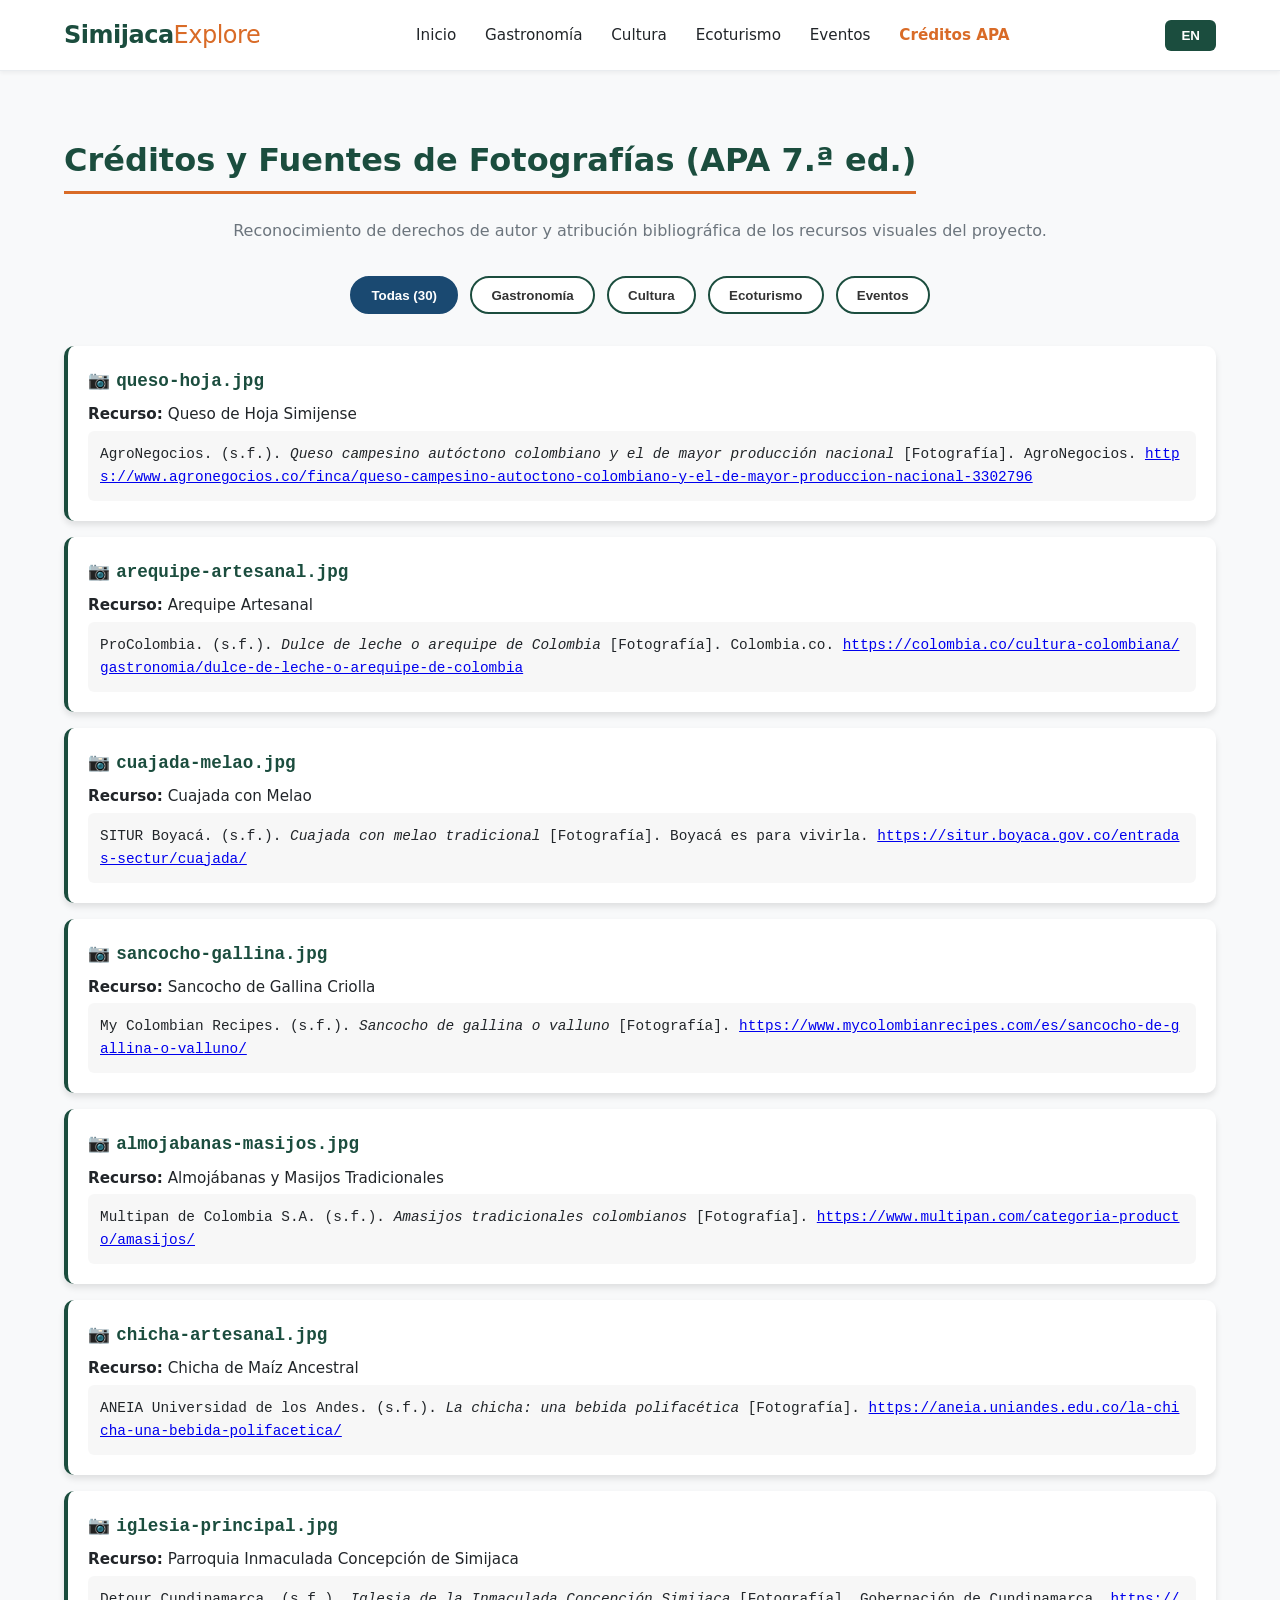
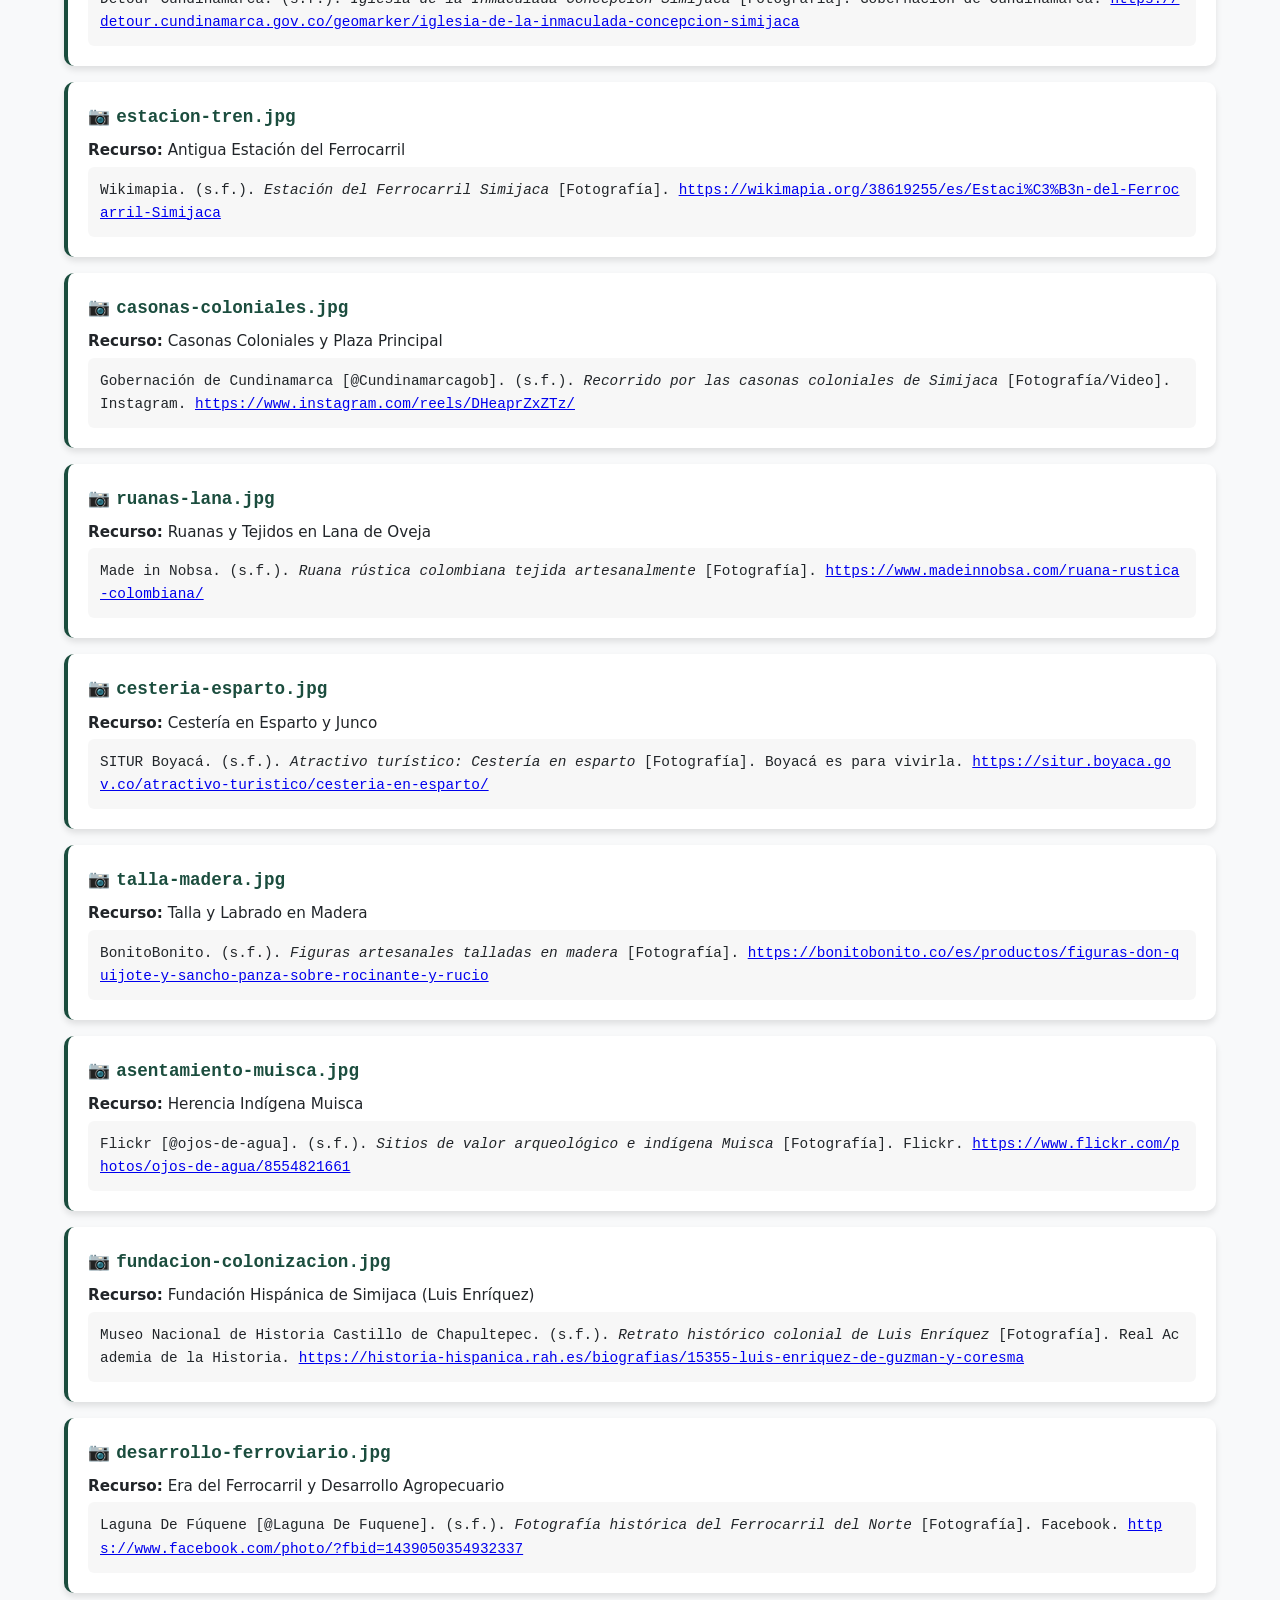
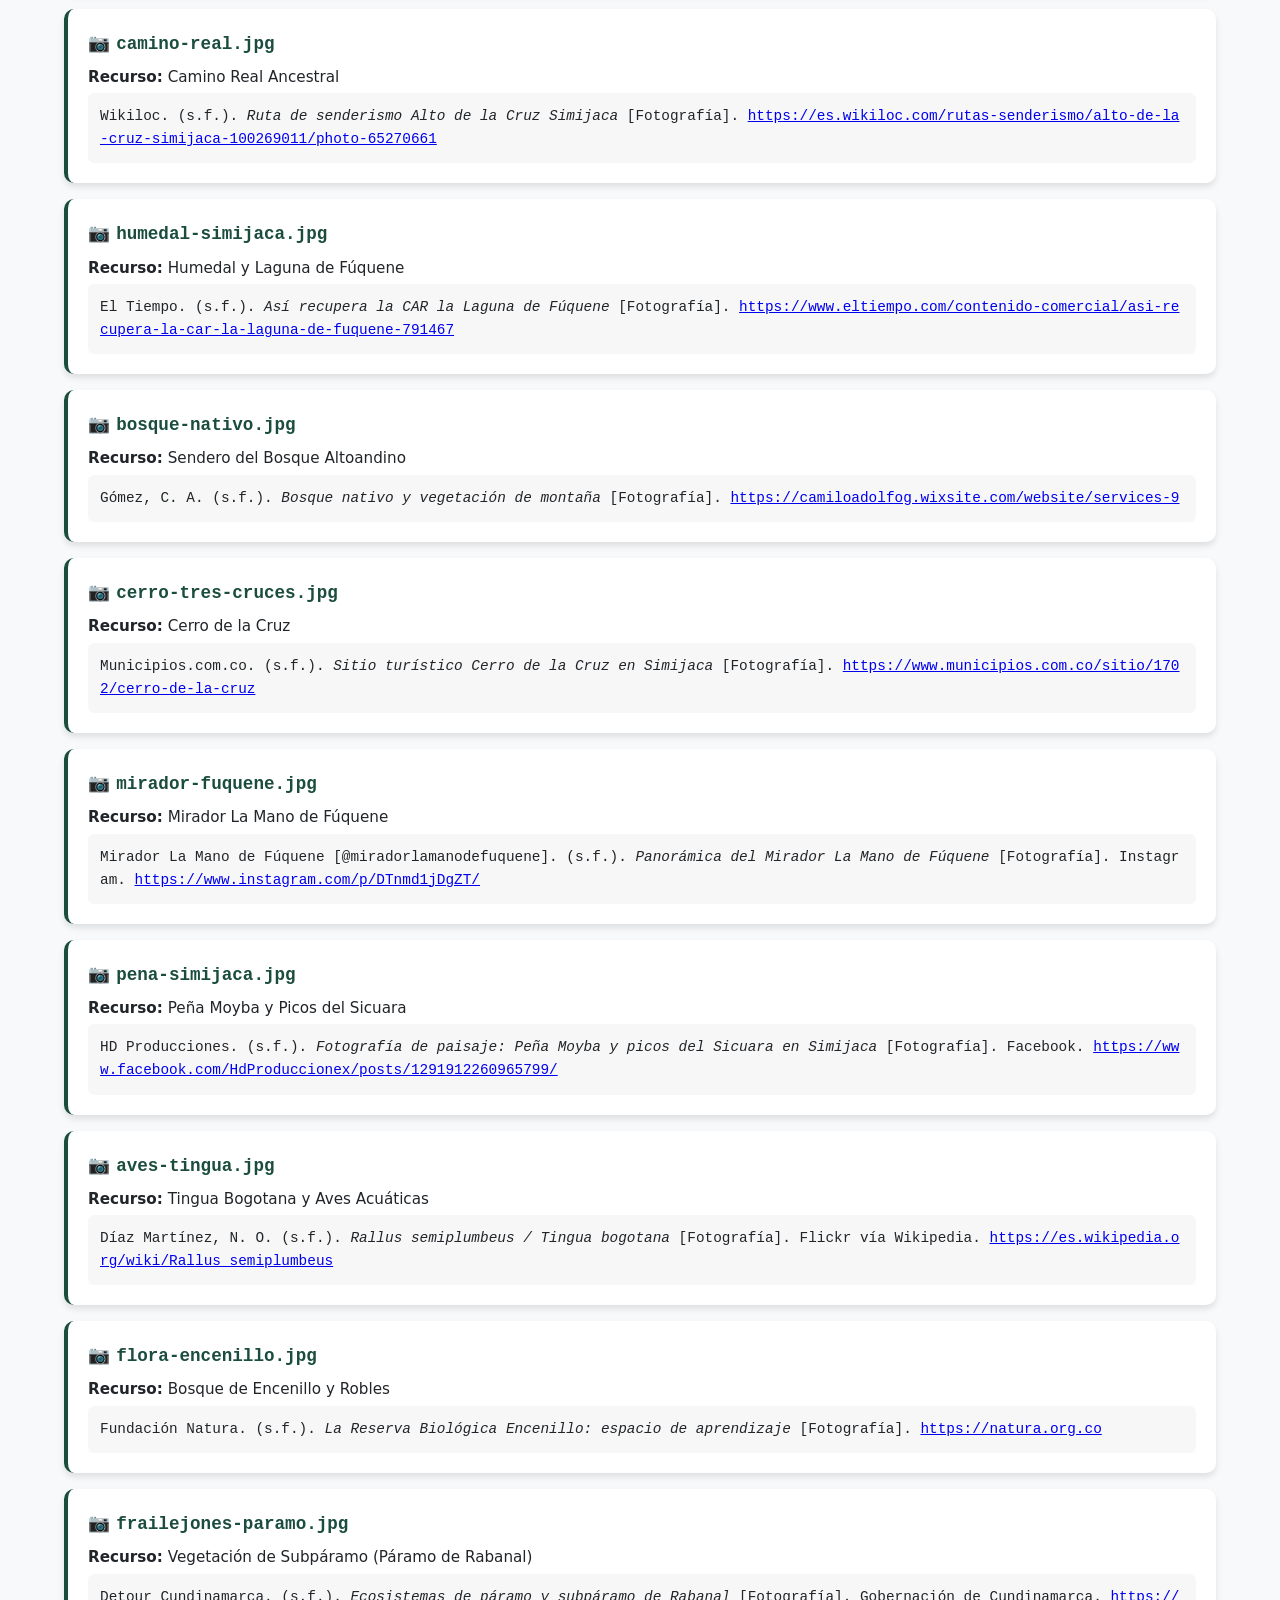
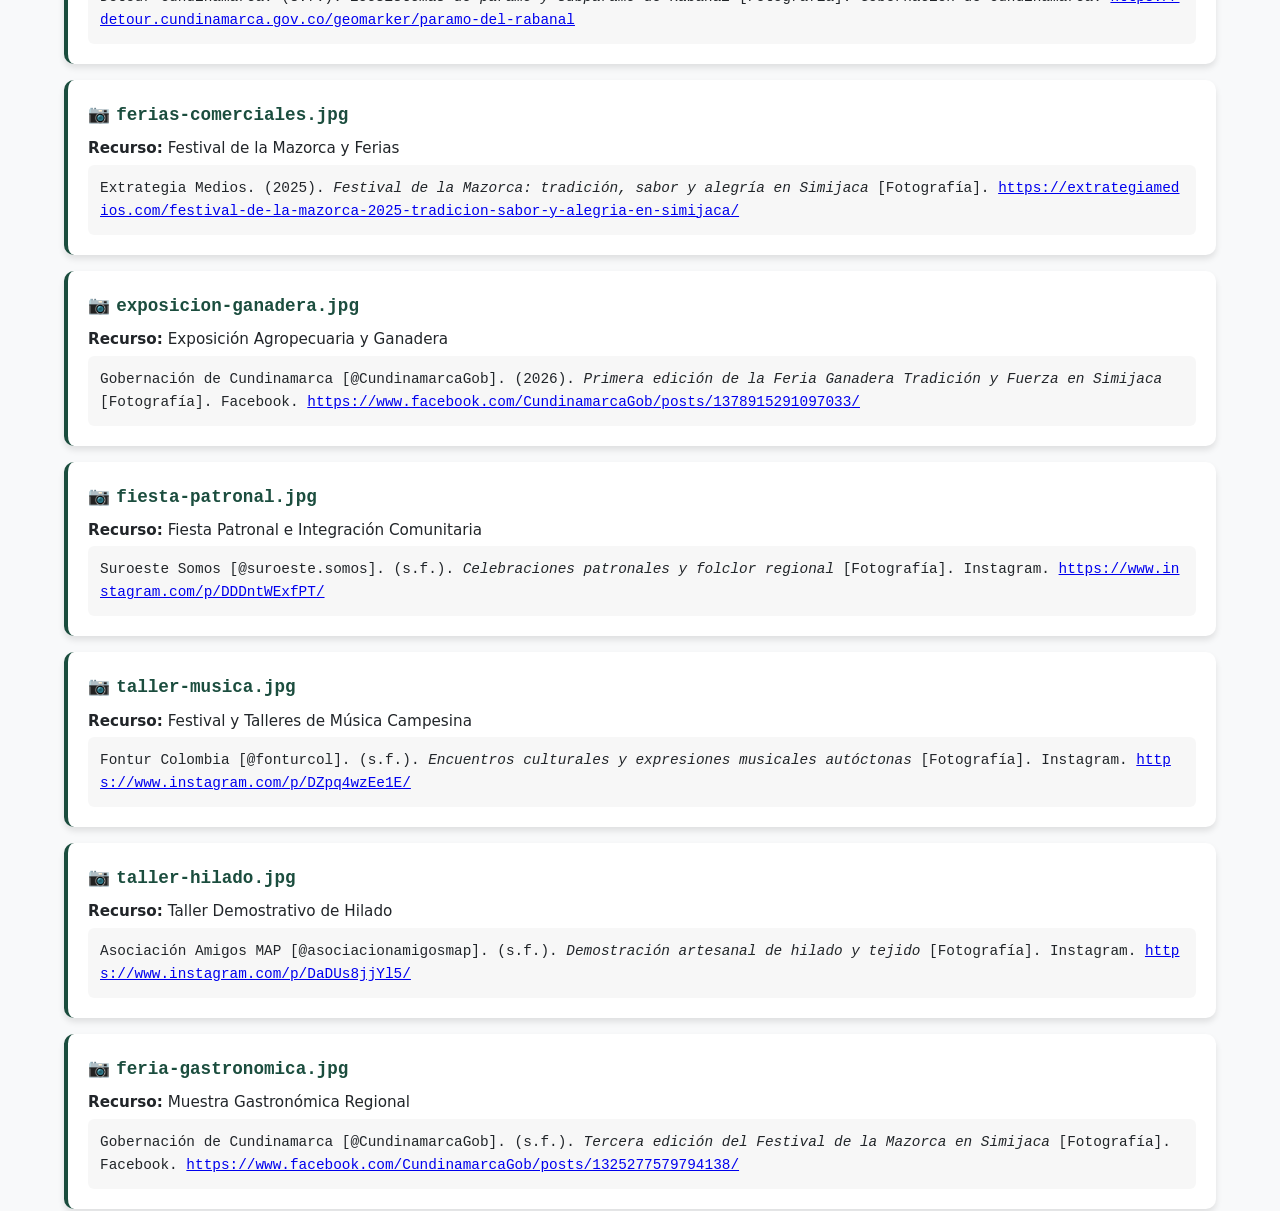
<file: credits.html>
<!DOCTYPE html>
<html lang="es">
<head>
    <meta charset="UTF-8">
    <meta name="viewport" content="width=device-width, initial-scale=1.0">
    <title>Créditos APA | Simijaca Explore</title>
    <!-- Estilos CSS -->
    <link rel="stylesheet" href="css/styles.css">
    <style>
        .filter-container {
            display: flex;
            justify-content: center;
            flex-wrap: wrap;
            gap: 0.75rem;
            margin: 2rem 0;
        }

        .filter-btn {
            background-color: var(--card-bg, #ffffff);
            color: var(--text-color, #333333);
            border: 2px solid var(--primary-color, #2b6cb0);
            padding: 0.6rem 1.2rem;
            border-radius: 25px;
            font-weight: 600;
            cursor: pointer;
            transition: all 0.3s ease;
        }

.filter-btn.active, .filter-btn:hover {
    background-color: #1a4971; /* Azul más oscuro para alto contraste */
    color: #ffffff;
    border-color: #1a4971; /* Oscurece también el borde para mantener la armonía */
}
        .credit-card {
            margin-bottom: 1rem;
            padding: 1.25rem;
            border-left: 4px solid var(--primary-color, #2b6cb0);
            transition: all 0.3s ease;
        }

        .credit-card.hide {
            display: none;
        }

        .credit-card h3 {
            margin-bottom: 0.5rem;
            font-size: 1.1rem;
            color: var(--primary-color, #2b6cb0);
        }

        .credit-card p {
            margin: 0.3rem 0;
            font-size: 0.95rem;
            line-height: 1.5;
        }

        .apa-citation {
            background-color: rgba(0, 0, 0, 0.03);
            padding: 0.75rem;
            border-radius: 6px;
            font-family: monospace, sans-serif;
            font-size: 0.9rem;
            word-break: break-all;
        }
    </style>
</head>
<body id="top">

    <!-- Encabezado y Navegación Principal -->
    <header class="navbar" id="top">
        <div class="logo">
            <h1>Simijaca<span>Explore</span></h1>
        </div>
        <nav>
            <ul id="nav-links">
                <li><a href="index.html" data-es="Inicio" data-en="Home">Inicio</a></li>
                
                <!-- Gastronomía -->
                <li class="dropdown">
                    <a href="gastronomy-dairy.html" data-es="Gastronomía" data-en="Gastronomy">Gastronomía ▾</a>
                    <ul class="dropdown-menu">
                        <li><a href="gastronomy-dairy.html" data-es="Lácteos y Postres" data-en="Dairy & Desserts">Lácteos y Postres</a></li>
                        <li><a href="gastronomy-dishes.html" data-es="Platos Típicos" data-en="Traditional Dishes">Platos Típicos</a></li>
                    </ul>
                </li>

                <!-- Cultura -->
                <li class="dropdown">
                    <a href="culture-architecture.html" data-es="Cultura" data-en="Culture">Cultura ▾</a>
                    <ul class="dropdown-menu">
                        <li><a href="culture-architecture.html" data-es="Arquitectura" data-en="Architecture">Arquitectura</a></li>
                        <li><a href="culture-crafts.html" data-es="Artesanías" data-en="Crafts">Artesanías</a></li>
                        <li><a href="culture-history.html" data-es="Historia" data-en="History">Historia</a></li>
                    </ul>
                </li>

                <!-- Ecoturismo -->
                <li class="dropdown">
                    <a href="ecotourism-hiking.html" data-es="Ecoturismo" data-en="Ecotourism">Ecoturismo ▾</a>
                    <ul class="dropdown-menu">
                        <li><a href="ecotourism-hiking.html" data-es="Senderismo" data-en="Hiking">Senderismo</a></li>
                        <li><a href="ecotourism-viewpoints.html" data-es="Miradores" data-en="Viewpoints">Miradores</a></li>
                        <li><a href="ecotourism-fauna.html" data-es="Biodiversidad" data-en="Biodiversity">Biodiversidad</a></li>
                    </ul>
                </li>

                <!-- Eventos -->
                <li class="dropdown">
                    <a href="events-festivals.html" data-es="Eventos" data-en="Events">Eventos ▾</a>
                    <ul class="dropdown-menu">
                        <li><a href="events-festivals.html" data-es="Ferias y Fiestas" data-en="Fairs & Festivals">Ferias y Fiestas</a></li>
                        <li><a href="events-cultural.html" data-es="Talleres Culturales" data-en="Cultural Workshops">Talleres Culturales</a></li>
                    </ul>
                </li>

                <li><a href="credits.html" class="active" data-es="Créditos APA" data-en="APA Credits">Créditos APA</a></li>
            </ul>
        </nav>
        <button id="lang-toggle" class="btn-lang">
            <span id="lang-label">EN</span>
        </button>
    </header>

    <main class="container">
        <h2 class="section-title" data-es="Créditos y Fuentes de Fotografías (APA 7.ª ed.)" data-en="Photo Credits & Sources (APA 7th ed.)">Créditos y Fuentes de Fotografías (APA 7.ª ed.)</h2>
        <p style="text-align: center; color: var(--text-secondary, #666);" data-es="Reconocimiento de derechos de autor y atribución bibliográfica de los recursos visuales del proyecto." data-en="Copyright recognition and bibliographic attribution of visual resources for the project.">
            Reconocimiento de derechos de autor y atribución bibliográfica de los recursos visuales del proyecto.
        </p>

        <!-- Botones de Filtro por Categoría -->
        <div class="filter-container">
            <button class="filter-btn active" data-filter="all" data-es="Todas (30)" data-en="All (30)">Todas (30)</button>
            <button class="filter-btn" data-filter="gastronomia" data-es="Gastronomía" data-en="Gastronomy">Gastronomía</button>
            <button class="filter-btn" data-filter="cultura" data-es="Cultura" data-en="Culture">Cultura</button>
            <button class="filter-btn" data-filter="ecoturismo" data-es="Ecoturismo" data-en="Ecotourism">Ecoturismo</button>
            <button class="filter-btn" data-filter="eventos" data-es="Eventos" data-en="Events">Eventos</button>
        </div>

        <!-- Lista de Tarjetas de Créditos -->
        <section id="credits-list">

            <!-- GASTRONOMÍA -->
            <article class="card credit-card" data-category="gastronomia">
                <h3>📷 <code>queso-hoja.jpg</code></h3>
                <p><strong>Recurso:</strong> Queso de Hoja Simijense</p>
                <div class="apa-citation">
                    AgroNegocios. (s.f.). <i>Queso campesino autóctono colombiano y el de mayor producción nacional</i> [Fotografía]. AgroNegocios. <a href="https://www.agronegocios.co/finca/queso-campesino-autoctono-colombiano-y-el-de-mayor-produccion-nacional-3302796" target="_blank" rel="noopener">https://www.agronegocios.co/finca/queso-campesino-autoctono-colombiano-y-el-de-mayor-produccion-nacional-3302796</a>
                </div>
            </article>

            <article class="card credit-card" data-category="gastronomia">
                <h3>📷 <code>arequipe-artesanal.jpg</code></h3>
                <p><strong>Recurso:</strong> Arequipe Artesanal</p>
                <div class="apa-citation">
                    ProColombia. (s.f.). <i>Dulce de leche o arequipe de Colombia</i> [Fotografía]. Colombia.co. <a href="https://colombia.co/cultura-colombiana/gastronomia/dulce-de-leche-o-arequipe-de-colombia" target="_blank" rel="noopener">https://colombia.co/cultura-colombiana/gastronomia/dulce-de-leche-o-arequipe-de-colombia</a>
                </div>
            </article>

            <article class="card credit-card" data-category="gastronomia">
                <h3>📷 <code>cuajada-melao.jpg</code></h3>
                <p><strong>Recurso:</strong> Cuajada con Melao</p>
                <div class="apa-citation">
                    SITUR Boyacá. (s.f.). <i>Cuajada con melao tradicional</i> [Fotografía]. Boyacá es para vivirla. <a href="https://situr.boyaca.gov.co/entradas-sectur/cuajada/" target="_blank" rel="noopener">https://situr.boyaca.gov.co/entradas-sectur/cuajada/</a>
                </div>
            </article>

            <article class="card credit-card" data-category="gastronomia">
                <h3>📷 <code>sancocho-gallina.jpg</code></h3>
                <p><strong>Recurso:</strong> Sancocho de Gallina Criolla</p>
                <div class="apa-citation">
                    My Colombian Recipes. (s.f.). <i>Sancocho de gallina o valluno</i> [Fotografía]. <a href="https://www.mycolombianrecipes.com/es/sancocho-de-gallina-o-valluno/" target="_blank" rel="noopener">https://www.mycolombianrecipes.com/es/sancocho-de-gallina-o-valluno/</a>
                </div>
            </article>

            <article class="card credit-card" data-category="gastronomia">
                <h3>📷 <code>almojabanas-masijos.jpg</code></h3>
                <p><strong>Recurso:</strong> Almojábanas y Masijos Tradicionales</p>
                <div class="apa-citation">
                    Multipan de Colombia S.A. (s.f.). <i>Amasijos tradicionales colombianos</i> [Fotografía]. <a href="https://www.multipan.com/categoria-producto/amasijos/" target="_blank" rel="noopener">https://www.multipan.com/categoria-producto/amasijos/</a>
                </div>
            </article>

            <article class="card credit-card" data-category="gastronomia">
                <h3>📷 <code>chicha-artesanal.jpg</code></h3>
                <p><strong>Recurso:</strong> Chicha de Maíz Ancestral</p>
                <div class="apa-citation">
                    ANEIA Universidad de los Andes. (s.f.). <i>La chicha: una bebida polifacética</i> [Fotografía]. <a href="https://aneia.uniandes.edu.co/la-chicha-una-bebida-polifacetica/" target="_blank" rel="noopener">https://aneia.uniandes.edu.co/la-chicha-una-bebida-polifacetica/</a>
                </div>
            </article>

            <!-- CULTURA -->
            <article class="card credit-card" data-category="cultura">
                <h3>📷 <code>iglesia-principal.jpg</code></h3>
                <p><strong>Recurso:</strong> Parroquia Inmaculada Concepción de Simijaca</p>
                <div class="apa-citation">
                    Detour Cundinamarca. (s.f.). <i>Iglesia de la Inmaculada Concepción Simijaca</i> [Fotografía]. Gobernación de Cundinamarca. <a href="https://detour.cundinamarca.gov.co/geomarker/iglesia-de-la-inmaculada-concepcion-simijaca" target="_blank" rel="noopener">https://detour.cundinamarca.gov.co/geomarker/iglesia-de-la-inmaculada-concepcion-simijaca</a>
                </div>
            </article>

            <article class="card credit-card" data-category="cultura">
                <h3>📷 <code>estacion-tren.jpg</code></h3>
                <p><strong>Recurso:</strong> Antigua Estación del Ferrocarril</p>
                <div class="apa-citation">
                    Wikimapia. (s.f.). <i>Estación del Ferrocarril Simijaca</i> [Fotografía]. <a href="https://wikimapia.org/38619255/es/Estaci%C3%B3n-del-Ferrocarril-Simijaca" target="_blank" rel="noopener">https://wikimapia.org/38619255/es/Estaci%C3%B3n-del-Ferrocarril-Simijaca</a>
                </div>
            </article>

            <article class="card credit-card" data-category="cultura">
                <h3>📷 <code>casonas-coloniales.jpg</code></h3>
                <p><strong>Recurso:</strong> Casonas Coloniales y Plaza Principal</p>
                <div class="apa-citation">
                    Gobernación de Cundinamarca [@Cundinamarcagob]. (s.f.). <i>Recorrido por las casonas coloniales de Simijaca</i> [Fotografía/Video]. Instagram. <a href="https://www.instagram.com/reels/DHeaprZxZTz/" target="_blank" rel="noopener">https://www.instagram.com/reels/DHeaprZxZTz/</a>
                </div>
            </article>

            <article class="card credit-card" data-category="cultura">
                <h3>📷 <code>ruanas-lana.jpg</code></h3>
                <p><strong>Recurso:</strong> Ruanas y Tejidos en Lana de Oveja</p>
                <div class="apa-citation">
                    Made in Nobsa. (s.f.). <i>Ruana rústica colombiana tejida artesanalmente</i> [Fotografía]. <a href="https://www.madeinnobsa.com/ruana-rustica-colombiana/" target="_blank" rel="noopener">https://www.madeinnobsa.com/ruana-rustica-colombiana/</a>
                </div>
            </article>

            <article class="card credit-card" data-category="cultura">
                <h3>📷 <code>cesteria-esparto.jpg</code></h3>
                <p><strong>Recurso:</strong> Cestería en Esparto y Junco</p>
                <div class="apa-citation">
                    SITUR Boyacá. (s.f.). <i>Atractivo turístico: Cestería en esparto</i> [Fotografía]. Boyacá es para vivirla. <a href="https://situr.boyaca.gov.co/atractivo-turistico/cesteria-en-esparto/" target="_blank" rel="noopener">https://situr.boyaca.gov.co/atractivo-turistico/cesteria-en-esparto/</a>
                </div>
            </article>

            <article class="card credit-card" data-category="cultura">
                <h3>📷 <code>talla-madera.jpg</code></h3>
                <p><strong>Recurso:</strong> Talla y Labrado en Madera</p>
                <div class="apa-citation">
                    BonitoBonito. (s.f.). <i>Figuras artesanales talladas en madera</i> [Fotografía]. <a href="https://bonitobonito.co/es/productos/figuras-don-quijote-y-sancho-panza-sobre-rocinante-y-rucio" target="_blank" rel="noopener">https://bonitobonito.co/es/productos/figuras-don-quijote-y-sancho-panza-sobre-rocinante-y-rucio</a>
                </div>
            </article>

            <article class="card credit-card" data-category="cultura">
                <h3>📷 <code>asentamiento-muisca.jpg</code></h3>
                <p><strong>Recurso:</strong> Herencia Indígena Muisca</p>
                <div class="apa-citation">
                    Flickr [@ojos-de-agua]. (s.f.). <i>Sitios de valor arqueológico e indígena Muisca</i> [Fotografía]. Flickr. <a href="https://www.flickr.com/photos/ojos-de-agua/8554821661" target="_blank" rel="noopener">https://www.flickr.com/photos/ojos-de-agua/8554821661</a>
                </div>
            </article>

            <article class="card credit-card" data-category="cultura">
                <h3>📷 <code>fundacion-colonizacion.jpg</code></h3>
                <p><strong>Recurso:</strong> Fundación Hispánica de Simijaca (Luis Enríquez)</p>
                <div class="apa-citation">
                    Museo Nacional de Historia Castillo de Chapultepec. (s.f.). <i>Retrato histórico colonial de Luis Enríquez</i> [Fotografía]. Real Academia de la Historia. <a href="https://historia-hispanica.rah.es/biografias/15355-luis-enriquez-de-guzman-y-coresma" target="_blank" rel="noopener">https://historia-hispanica.rah.es/biografias/15355-luis-enriquez-de-guzman-y-coresma</a>
                </div>
            </article>

            <article class="card credit-card" data-category="cultura">
                <h3>📷 <code>desarrollo-ferroviario.jpg</code></h3>
                <p><strong>Recurso:</strong> Era del Ferrocarril y Desarrollo Agropecuario</p>
                <div class="apa-citation">
                    Laguna De Fúquene [@Laguna De Fuquene]. (s.f.). <i>Fotografía histórica del Ferrocarril del Norte</i> [Fotografía]. Facebook. <a href="https://www.facebook.com/photo/?fbid=1439050354932337&set=pcb.1439050758265630" target="_blank" rel="noopener">https://www.facebook.com/photo/?fbid=1439050354932337</a>
                </div>
            </article>

            <!-- ECOTURISMO -->
            <article class="card credit-card" data-category="ecoturismo">
                <h3>📷 <code>camino-real.jpg</code></h3>
                <p><strong>Recurso:</strong> Camino Real Ancestral</p>
                <div class="apa-citation">
                    Wikiloc. (s.f.). <i>Ruta de senderismo Alto de la Cruz Simijaca</i> [Fotografía]. <a href="https://es.wikiloc.com/rutas-senderismo/alto-de-la-cruz-simijaca-100269011/photo-65270661" target="_blank" rel="noopener">https://es.wikiloc.com/rutas-senderismo/alto-de-la-cruz-simijaca-100269011/photo-65270661</a>
                </div>
            </article>

            <article class="card credit-card" data-category="ecoturismo">
                <h3>📷 <code>humedal-simijaca.jpg</code></h3>
                <p><strong>Recurso:</strong> Humedal y Laguna de Fúquene</p>
                <div class="apa-citation">
                    El Tiempo. (s.f.). <i>Así recupera la CAR la Laguna de Fúquene</i> [Fotografía]. <a href="https://www.eltiempo.com/contenido-comercial/asi-recupera-la-car-la-laguna-de-fuquene-791467" target="_blank" rel="noopener">https://www.eltiempo.com/contenido-comercial/asi-recupera-la-car-la-laguna-de-fuquene-791467</a>
                </div>
            </article>

            <article class="card credit-card" data-category="ecoturismo">
                <h3>📷 <code>bosque-nativo.jpg</code></h3>
                <p><strong>Recurso:</strong> Sendero del Bosque Altoandino</p>
                <div class="apa-citation">
                    Gómez, C. A. (s.f.). <i>Bosque nativo y vegetación de montaña</i> [Fotografía]. <a href="https://camiloadolfog.wixsite.com/website/services-9" target="_blank" rel="noopener">https://camiloadolfog.wixsite.com/website/services-9</a>
                </div>
            </article>

            <article class="card credit-card" data-category="ecoturismo">
                <h3>📷 <code>cerro-tres-cruces.jpg</code></h3>
                <p><strong>Recurso:</strong> Cerro de la Cruz</p>
                <div class="apa-citation">
                    Municipios.com.co. (s.f.). <i>Sitio turístico Cerro de la Cruz en Simijaca</i> [Fotografía]. <a href="https://www.municipios.com.co/sitio/1702/cerro-de-la-cruz" target="_blank" rel="noopener">https://www.municipios.com.co/sitio/1702/cerro-de-la-cruz</a>
                </div>
            </article>

            <article class="card credit-card" data-category="ecoturismo">
                <h3>📷 <code>mirador-fuquene.jpg</code></h3>
                <p><strong>Recurso:</strong> Mirador La Mano de Fúquene</p>
                <div class="apa-citation">
                    Mirador La Mano de Fúquene [@miradorlamanodefuquene]. (s.f.). <i>Panorámica del Mirador La Mano de Fúquene</i> [Fotografía]. Instagram. <a href="https://www.instagram.com/p/DTnmd1jDgZT/" target="_blank" rel="noopener">https://www.instagram.com/p/DTnmd1jDgZT/</a>
                </div>
            </article>

            <article class="card credit-card" data-category="ecoturismo">
                <h3>📷 <code>pena-simijaca.jpg</code></h3>
                <p><strong>Recurso:</strong> Peña Moyba y Picos del Sicuara</p>
                <div class="apa-citation">
                    HD Producciones. (s.f.). <i>Fotografía de paisaje: Peña Moyba y picos del Sicuara en Simijaca</i> [Fotografía]. Facebook. <a href="https://www.facebook.com/HdProduccionex/posts/1291912260965799/" target="_blank" rel="noopener">https://www.facebook.com/HdProduccionex/posts/1291912260965799/</a>
                </div>
            </article>

            <article class="card credit-card" data-category="ecoturismo">
                <h3>📷 <code>aves-tingua.jpg</code></h3>
                <p><strong>Recurso:</strong> Tingua Bogotana y Aves Acuáticas</p>
                <div class="apa-citation">
                    Díaz Martínez, N. O. (s.f.). <i>Rallus semiplumbeus / Tingua bogotana</i> [Fotografía]. Flickr vía Wikipedia. <a href="https://es.wikipedia.org/wiki/Rallus_semiplumbeus" target="_blank" rel="noopener">https://es.wikipedia.org/wiki/Rallus_semiplumbeus</a>
                </div>
            </article>

            <article class="card credit-card" data-category="ecoturismo">
                <h3>📷 <code>flora-encenillo.jpg</code></h3>
                <p><strong>Recurso:</strong> Bosque de Encenillo y Robles</p>
                <div class="apa-citation">
                    Fundación Natura. (s.f.). <i>La Reserva Biológica Encenillo: espacio de aprendizaje</i> [Fotografía]. <a href="https://natura.org.co/la-reserva-biologica-encenillo-un-espacio-para-el-aprendizaje-y-la-investigacion-cientifica/" target="_blank" rel="noopener">https://natura.org.co</a>
                </div>
            </article>

            <article class="card credit-card" data-category="ecoturismo">
                <h3>📷 <code>frailejones-paramo.jpg</code></h3>
                <p><strong>Recurso:</strong> Vegetación de Subpáramo (Páramo de Rabanal)</p>
                <div class="apa-citation">
                    Detour Cundinamarca. (s.f.). <i>Ecosistemas de páramo y subpáramo de Rabanal</i> [Fotografía]. Gobernación de Cundinamarca. <a href="https://detour.cundinamarca.gov.co/geomarker/paramo-del-rabanal" target="_blank" rel="noopener">https://detour.cundinamarca.gov.co/geomarker/paramo-del-rabanal</a>
                </div>
            </article>

            <!-- EVENTOS -->
            <article class="card credit-card" data-category="eventos">
                <h3>📷 <code>ferias-comerciales.jpg</code></h3>
                <p><strong>Recurso:</strong> Festival de la Mazorca y Ferias</p>
                <div class="apa-citation">
                    Extrategia Medios. (2025). <i>Festival de la Mazorca: tradición, sabor y alegría en Simijaca</i> [Fotografía]. <a href="https://extrategiamedios.com/festival-de-la-mazorca-2025-tradicion-sabor-y-alegria-en-simijaca/" target="_blank" rel="noopener">https://extrategiamedios.com/festival-de-la-mazorca-2025-tradicion-sabor-y-alegria-en-simijaca/</a>
                </div>
            </article>

            <article class="card credit-card" data-category="eventos">
                <h3>📷 <code>exposicion-ganadera.jpg</code></h3>
                <p><strong>Recurso:</strong> Exposición Agropecuaria y Ganadera</p>
                <div class="apa-citation">
                    Gobernación de Cundinamarca [@CundinamarcaGob]. (2026). <i>Primera edición de la Feria Ganadera Tradición y Fuerza en Simijaca</i> [Fotografía]. Facebook. <a href="https://www.facebook.com/CundinamarcaGob/posts/1378915291097033/" target="_blank" rel="noopener">https://www.facebook.com/CundinamarcaGob/posts/1378915291097033/</a>
                </div>
            </article>

            <article class="card credit-card" data-category="eventos">
                <h3>📷 <code>fiesta-patronal.jpg</code></h3>
                <p><strong>Recurso:</strong> Fiesta Patronal e Integración Comunitaria</p>
                <div class="apa-citation">
                    Suroeste Somos [@suroeste.somos]. (s.f.). <i>Celebraciones patronales y folclor regional</i> [Fotografía]. Instagram. <a href="https://www.instagram.com/p/DDDntWExfPT/" target="_blank" rel="noopener">https://www.instagram.com/p/DDDntWExfPT/</a>
                </div>
            </article>

            <article class="card credit-card" data-category="eventos">
                <h3>📷 <code>taller-musica.jpg</code></h3>
                <p><strong>Recurso:</strong> Festival y Talleres de Música Campesina</p>
                <div class="apa-citation">
                    Fontur Colombia [@fonturcol]. (s.f.). <i>Encuentros culturales y expresiones musicales autóctonas</i> [Fotografía]. Instagram. <a href="https://www.instagram.com/p/DZpq4wzEe1E/" target="_blank" rel="noopener">https://www.instagram.com/p/DZpq4wzEe1E/</a>
                </div>
            </article>

            <article class="card credit-card" data-category="eventos">
                <h3>📷 <code>taller-hilado.jpg</code></h3>
                <p><strong>Recurso:</strong> Taller Demostrativo de Hilado</p>
                <div class="apa-citation">
                    Asociación Amigos MAP [@asociacionamigosmap]. (s.f.). <i>Demostración artesanal de hilado y tejido</i> [Fotografía]. Instagram. <a href="https://www.instagram.com/p/DaDUs8jjYl5/" target="_blank" rel="noopener">https://www.instagram.com/p/DaDUs8jjYl5/</a>
                </div>
            </article>

            <article class="card credit-card" data-category="eventos">
                <h3>📷 <code>feria-gastronomica.jpg</code></h3>
                <p><strong>Recurso:</strong> Muestra Gastronómica Regional</p>
                <div class="apa-citation">
                    Gobernación de Cundinamarca [@CundinamarcaGob]. (s.f.). <i>Tercera edición del Festival de la Mazorca en Simijaca</i> [Fotografía]. Facebook. <a href="https://www.facebook.com/CundinamarcaGob/posts/1325277579794138/" target="_blank" rel="noopener">https://www.facebook.com/CundinamarcaGob/posts/1325277579794138/</a>
                </div>
            </article>

        </section>
    </main>

    <!-- Script de Filtro Interactivo -->
    <script>
        document.addEventListener('DOMContentLoaded', () => {
            const filterBtns = document.querySelectorAll('.filter-btn');
            const creditCards = document.querySelectorAll('.credit-card');

            filterBtns.forEach(btn => {
                btn.addEventListener('click', () => {
                    filterBtns.forEach(b => b.classList.remove('active'));
                    btn.classList.add('active');

                    const category = btn.getAttribute('data-filter');

                    creditCards.forEach(card => {
                        if (category === 'all' || card.getAttribute('data-category') === category) {
                            card.classList.remove('hide');
                        } else {
                            card.classList.add('hide');
                        }
                    });
                });
            });
        });
    </script>

    <!-- Scripts Principales del Sistema (Bilingüe) -->
    <script src="js/data.js"></script>
    <script src="js/app.js"></script>
    <!-- BOTÓN VOLVER ARRIBA -->
<button id="btn-back-to-top" class="back-to-top" aria-label="Volver arriba" title="Volver arriba">
    ↑
</button>

</body>
</html>
</file>
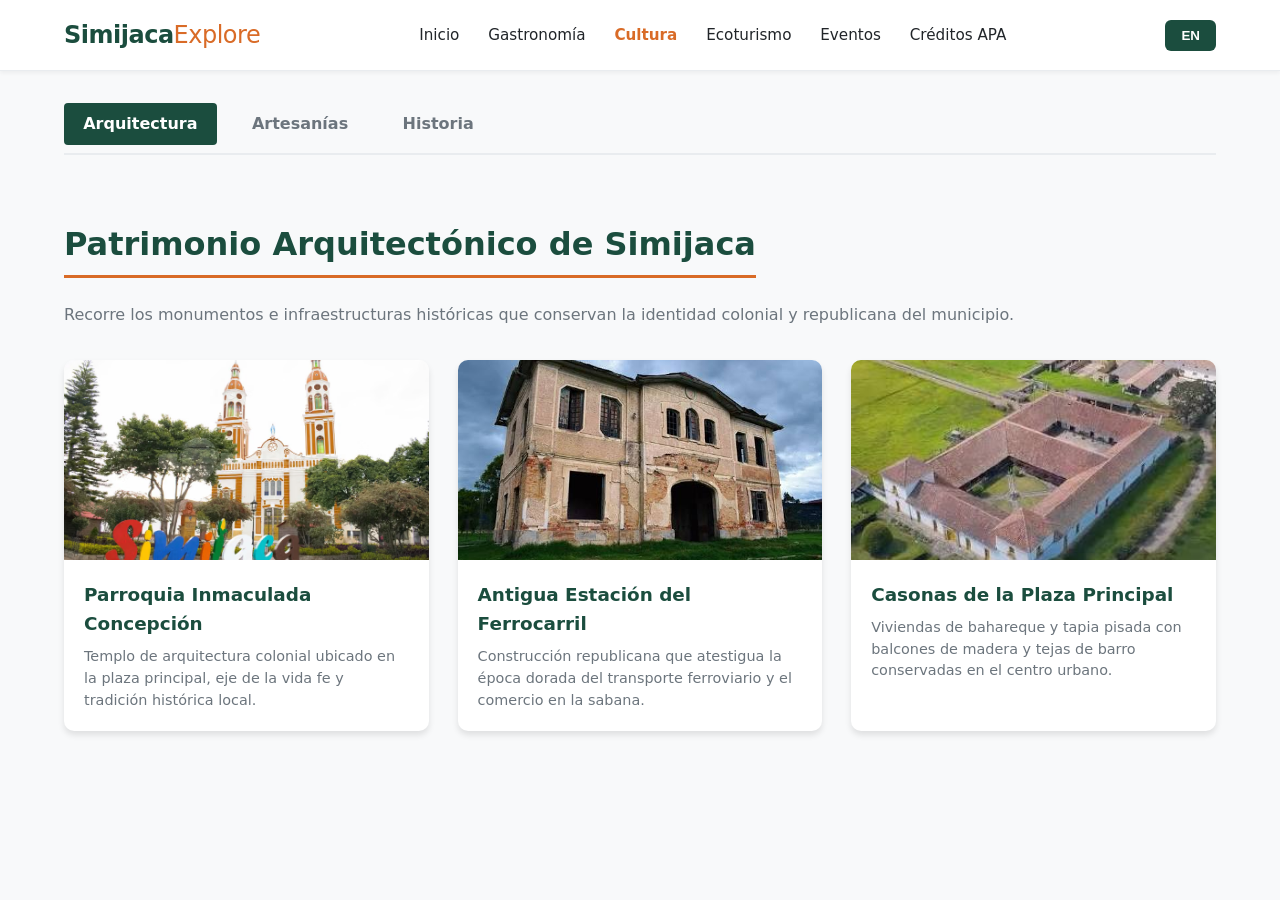
<file: culture-architecture.html>
<!DOCTYPE html>
<html lang="es">
<head>
    <meta charset="UTF-8">
    <meta name="viewport" content="width=device-width, initial-scale=1.0">
    <title>Cultura - Arquitectura | Simijaca Explore</title>
    <link rel="stylesheet" href="css/styles.css">
</head>
<body>

<header class="navbar">
        <div class="logo">
            <h1>Simijaca<span>Explore</span></h1>
        </div>
        <nav>
            <ul id="nav-links">
                <li><a href="index.html" data-es="Inicio" data-en="Home">Inicio</a></li>
                
                <li class="dropdown">
                    <a href="gastronomy-dairy.html" data-es="Gastronomía" data-en="Gastronomy">Gastronomía ▾</a>
                    <ul class="dropdown-menu">
                        <li><a href="gastronomy-dairy.html" data-es="Lácteos y Postres" data-en="Dairy & Desserts">Lácteos y Postres</a></li>
                        <li><a href="gastronomy-dishes.html" data-es="Platos Típicos" data-en="Traditional Dishes">Platos Típicos</a></li>
                    </ul>
                </li>

                <li class="dropdown">
                    <a href="culture-architecture.html" class="active" data-es="Cultura" data-en="Culture">Cultura ▾</a>
                    <ul class="dropdown-menu">
                        <li><a href="culture-architecture.html" data-es="Arquitectura" data-en="Architecture">Arquitectura</a></li>
                        <li><a href="culture-crafts.html" data-es="Artesanías" data-en="Crafts">Artesanías</a></li>
                        <li><a href="culture-history.html" data-es="Historia" data-en="History">Historia</a></li>
                    </ul>
                </li>

                <li class="dropdown">
                    <a href="ecotourism-hiking.html" data-es="Ecoturismo" data-en="Ecotourism">Ecoturismo ▾</a>
                    <ul class="dropdown-menu">
                        <li><a href="ecotourism-hiking.html" data-es="Senderismo" data-en="Hiking">Senderismo</a></li>
                        <li><a href="ecotourism-viewpoints.html" data-es="Miradores" data-en="Viewpoints">Miradores</a></li>
                        <li><a href="ecotourism-fauna.html" data-es="Biodiversidad" data-en="Biodiversity">Biodiversidad</a></li>
                    </ul>
                </li>

                <li class="dropdown">
                    <a href="events-festivals.html" data-es="Eventos" data-en="Events">Eventos ▾</a>
                    <ul class="dropdown-menu">
                        <li><a href="events-festivals.html" data-es="Ferias y Fiestas" data-en="Fairs & Festivals">Ferias y Fiestas</a></li>
                        <li><a href="events-cultural.html" data-es="Talleres Culturales" data-en="Cultural Workshops">Talleres Culturales</a></li>
                    </ul>
                </li>

                <li><a href="credits.html" data-es="Créditos APA" data-en="APA Credits">Créditos APA</a></li>
            </ul>
        </nav>
        <button id="lang-toggle" class="btn-lang"><span id="lang-label">EN</span></button>
    </header>

    <main class="container">
        <div class="subnav-tabs">
            <a href="culture-architecture.html" class="tab-btn active" data-es="Arquitectura" data-en="Architecture">Arquitectura</a>
            <a href="culture-crafts.html" class="tab-btn" data-es="Artesanías" data-en="Crafts">Artesanías</a>
            <a href="culture-history.html" class="tab-btn" data-es="Historia" data-en="History">Historia</a>
        </div>

        <h2 class="section-title" data-es="Patrimonio Arquitectónico de Simijaca" data-en="Simijaca Architectural Heritage">Patrimonio Arquitectónico de Simijaca</h2>
        <p style="margin-bottom: 2rem; color: var(--text-secondary);" data-es="Recorre los monumentos e infraestructuras históricas que conservan la identidad colonial y republicana del municipio." data-en="Explore the monuments and historic infrastructure preserving the town's colonial and republican identity.">Recorre los monumentos e infraestructuras históricas que conservan la identidad colonial y republicana del municipio.</p>

        <div class="experiences-grid">
            <article class="card">
                <div class="card-img-container">
                    <img src="assets/images/iglesia-principal.jpg" alt="Iglesia Parroquial Inmaculada Concepción">
                </div>
                <div class="card-body">
                    <h3 class="card-title" data-es="Parroquia Inmaculada Concepción" data-en="Immaculate Conception Church">Parroquia Inmaculada Concepción</h3>
                    <p class="card-text" data-es="Templo de arquitectura colonial ubicado en la plaza principal, eje de la vida fe y tradición histórica local." data-en="Colonial-style church located in the main square, the heart of local faith and historical tradition.">Templo de arquitectura colonial ubicado en la plaza principal, eje de la vida fe y tradición histórica local.</p>
                </div>
            </article>

            <article class="card">
                <div class="card-img-container">
                    <img src="assets/images/estacion-tren.jpg" alt="Estación del Tren de Simijaca">
                </div>
                <div class="card-body">
                    <h3 class="card-title" data-es="Antigua Estación del Ferrocarril" data-en="Old Railway Station">Antigua Estación del Ferrocarril</h3>
                    <p class="card-text" data-es="Construcción republicana que atestigua la época dorada del transporte ferroviario y el comercio en la sabana." data-en="Republican building testifying to the golden age of railway transport and trade in the region.">Construcción republicana que atestigua la época dorada del transporte ferroviario y el comercio en la sabana.</p>
                </div>
            </article>

            <article class="card">
                <div class="card-img-container">
                    <img src="assets/images/casonas-coloniales.jpg" alt="Casonas y Fachadas de la Plaza">
                </div>
                <div class="card-body">
                    <h3 class="card-title" data-es="Casonas de la Plaza Principal" data-en="Main Square Colonial Houses">Casonas de la Plaza Principal</h3>
                    <p class="card-text" data-es="Viviendas de bahareque y tapia pisada con balcones de madera y tejas de barro conservadas en el centro urbano." data-en="Traditional mud-brick houses with wooden balconies and clay tiles preserved in the town center.">Viviendas de bahareque y tapia pisada con balcones de madera y tejas de barro conservadas en el centro urbano.</p>
                </div>
            </article>
        </div>
    </main>

    <script src="js/data.js"></script>
    <script src="js/app.js"></script>
</body>
</html>
</file>
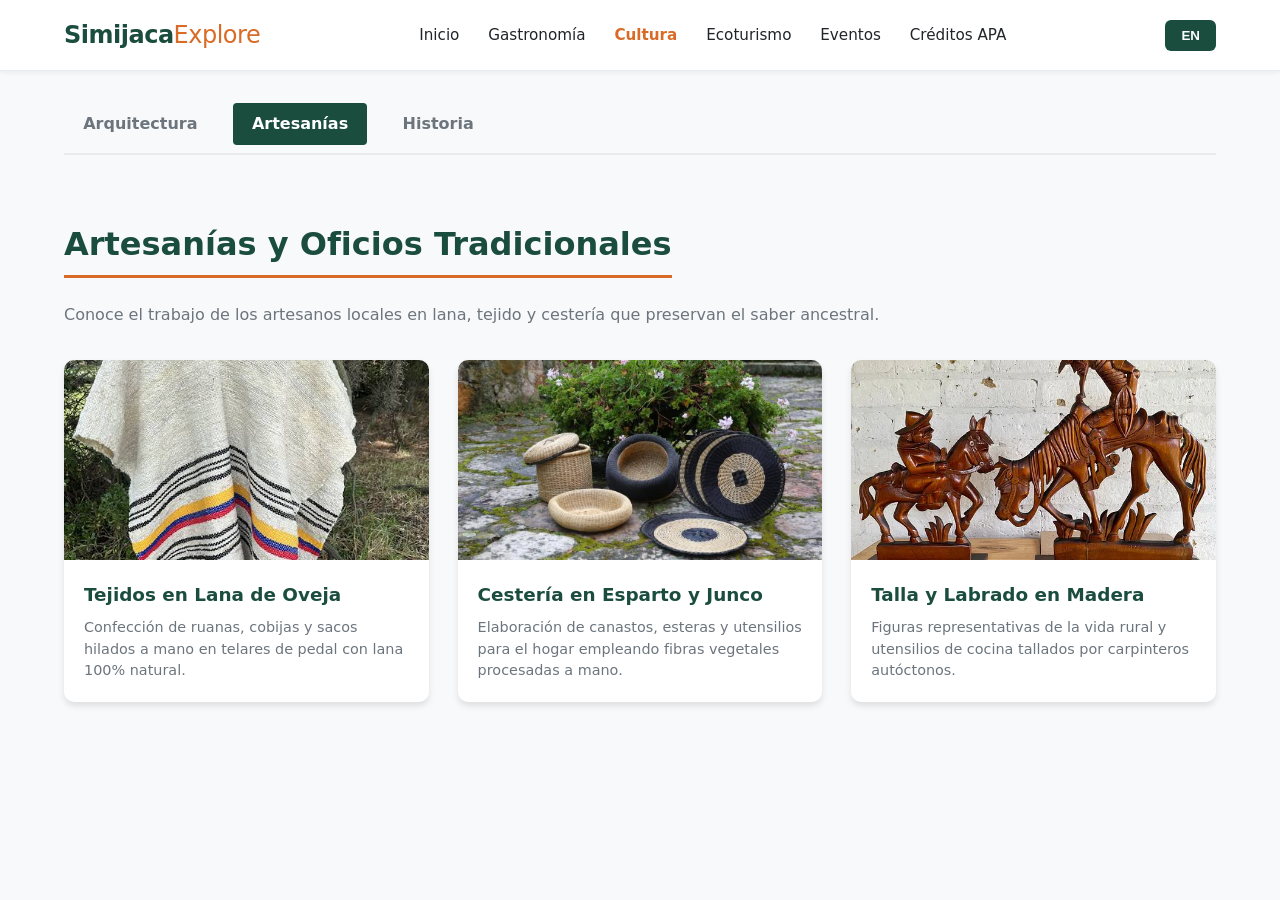
<file: culture-crafts.html>
<!DOCTYPE html>
<html lang="es">
<head>
    <meta charset="UTF-8">
    <meta name="viewport" content="width=device-width, initial-scale=1.0">
    <title>Cultura - Artesanías | Simijaca Explore</title>
    <link rel="stylesheet" href="css/styles.css">
</head>
<body>

<header class="navbar">
        <div class="logo">
            <h1>Simijaca<span>Explore</span></h1>
        </div>
        <nav>
            <ul id="nav-links">
                <li><a href="index.html" data-es="Inicio" data-en="Home">Inicio</a></li>
                
                <li class="dropdown">
                    <a href="gastronomy-dairy.html" data-es="Gastronomía" data-en="Gastronomy">Gastronomía ▾</a>
                    <ul class="dropdown-menu">
                        <li><a href="gastronomy-dairy.html" data-es="Lácteos y Postres" data-en="Dairy & Desserts">Lácteos y Postres</a></li>
                        <li><a href="gastronomy-dishes.html" data-es="Platos Típicos" data-en="Traditional Dishes">Platos Típicos</a></li>
                    </ul>
                </li>

                <li class="dropdown">
                    <a href="culture-architecture.html" class="active" data-es="Cultura" data-en="Culture">Cultura ▾</a>
                    <ul class="dropdown-menu">
                        <li><a href="culture-architecture.html" data-es="Arquitectura" data-en="Architecture">Arquitectura</a></li>
                        <li><a href="culture-crafts.html" data-es="Artesanías" data-en="Crafts">Artesanías</a></li>
                        <li><a href="culture-history.html" data-es="Historia" data-en="History">Historia</a></li>
                    </ul>
                </li>

                <li class="dropdown">
                    <a href="ecotourism-hiking.html" data-es="Ecoturismo" data-en="Ecotourism">Ecoturismo ▾</a>
                    <ul class="dropdown-menu">
                        <li><a href="ecotourism-hiking.html" data-es="Senderismo" data-en="Hiking">Senderismo</a></li>
                        <li><a href="ecotourism-viewpoints.html" data-es="Miradores" data-en="Viewpoints">Miradores</a></li>
                        <li><a href="ecotourism-fauna.html" data-es="Biodiversidad" data-en="Biodiversity">Biodiversidad</a></li>
                    </ul>
                </li>

                <li class="dropdown">
                    <a href="events-festivals.html" data-es="Eventos" data-en="Events">Eventos ▾</a>
                    <ul class="dropdown-menu">
                        <li><a href="events-festivals.html" data-es="Ferias y Fiestas" data-en="Fairs & Festivals">Ferias y Fiestas</a></li>
                        <li><a href="events-cultural.html" data-es="Talleres Culturales" data-en="Cultural Workshops">Talleres Culturales</a></li>
                    </ul>
                </li>

                <li><a href="credits.html" data-es="Créditos APA" data-en="APA Credits">Créditos APA</a></li>
            </ul>
        </nav>
        <button id="lang-toggle" class="btn-lang"><span id="lang-label">EN</span></button>
    </header>

    <main class="container">
        <div class="subnav-tabs">
            <a href="culture-architecture.html" class="tab-btn" data-es="Arquitectura" data-en="Architecture">Arquitectura</a>
            <a href="culture-crafts.html" class="tab-btn active" data-es="Artesanías" data-en="Crafts">Artesanías</a>
            <a href="culture-history.html" class="tab-btn" data-es="Historia" data-en="History">Historia</a>
        </div>

        <h2 class="section-title" data-es="Artesanías y Oficios Tradicionales" data-en="Handicrafts & Traditional Crafts">Artesanías y Oficios Tradicionales</h2>
        <p style="margin-bottom: 2rem; color: var(--text-secondary);" data-es="Conoce el trabajo de los artesanos locales en lana, tejido y cestería que preservan el saber ancestral." data-en="Discover the work of local artisans in wool, weaving, and basketry preserving ancestral knowledge.">Conoce el trabajo de los artesanos locales en lana, tejido y cestería que preservan el saber ancestral.</p>

        <div class="experiences-grid">
            <article class="card">
                <div class="card-img-container">
                    <img src="assets/images/ruanas-lana.jpg" alt="Ruanas de Lana de Oveja">
                </div>
                <div class="card-body">
                    <h3 class="card-title" data-es="Tejidos en Lana de Oveja" data-en="Sheep Wool Textiles">Tejidos en Lana de Oveja</h3>
                    <p class="card-text" data-es="Confección de ruanas, cobijas y sacos hilados a mano en telares de pedal con lana 100% natural." data-en="Handwoven ruanas, blankets, and sweaters made on pedal looms with 100% natural wool.">Confección de ruanas, cobijas y sacos hilados a mano en telares de pedal con lana 100% natural.</p>
                </div>
            </article>

            <article class="card">
                <div class="card-img-container">
                    <img src="assets/images/cesteria-esparto.jpg" alt="Cestería en Esparto y Junco">
                </div>
                <div class="card-body">
                    <h3 class="card-title" data-es="Cestería en Esparto y Junco" data-en="Esparto & Reed Basketry">Cestería en Esparto y Junco</h3>
                    <p class="card-text" data-es="Elaboración de canastos, esteras y utensilios para el hogar empleando fibras vegetales procesadas a mano." data-en="Crafting baskets, mats, and household utensils using hand-processed natural plant fibers.">Elaboración de canastos, esteras y utensilios para el hogar empleando fibras vegetales procesadas a mano.</p>
                </div>
            </article>

            <article class="card">
                <div class="card-img-container">
                    <img src="assets/images/talla-madera.jpg" alt="Talla en Madera Campesina">
                </div>
                <div class="card-body">
                    <h3 class="card-title" data-es="Talla y Labrado en Madera" data-en="Traditional Wood Carving">Talla y Labrado en Madera</h3>
                    <p class="card-text" data-es="Figuras representativas de la vida rural y utensilios de cocina tallados por carpinteros autóctonos." data-en="Figures representing rural life and kitchenware carved by local artisan woodworkers.">Figuras representativas de la vida rural y utensilios de cocina tallados por carpinteros autóctonos.</p>
                </div>
            </article>
        </div>
    </main>

    <script src="js/data.js"></script>
    <script src="js/app.js"></script>
</body>
</html>
</file>
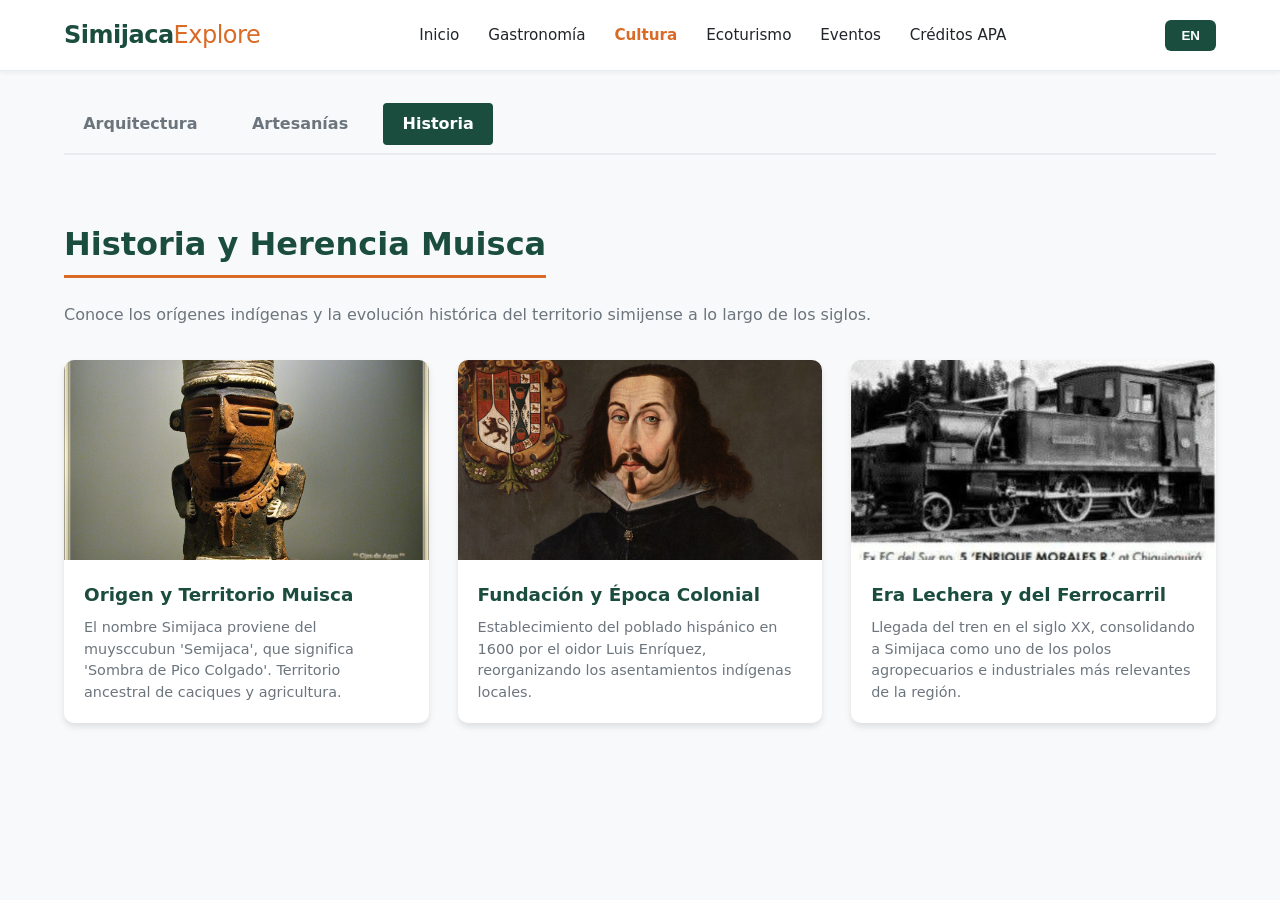
<file: culture-history.html>
<!DOCTYPE html>
<html lang="es">
<head>
    <meta charset="UTF-8">
    <meta name="viewport" content="width=device-width, initial-scale=1.0">
    <title>Cultura - Historia | Simijaca Explore</title>
    <link rel="stylesheet" href="css/styles.css">
</head>
<body>

<header class="navbar">
        <div class="logo">
            <h1>Simijaca<span>Explore</span></h1>
        </div>
        <nav>
            <ul id="nav-links">
                <li><a href="index.html" data-es="Inicio" data-en="Home">Inicio</a></li>
                
                <li class="dropdown">
                    <a href="gastronomy-dairy.html" data-es="Gastronomía" data-en="Gastronomy">Gastronomía ▾</a>
                    <ul class="dropdown-menu">
                        <li><a href="gastronomy-dairy.html" data-es="Lácteos y Postres" data-en="Dairy & Desserts">Lácteos y Postres</a></li>
                        <li><a href="gastronomy-dishes.html" data-es="Platos Típicos" data-en="Traditional Dishes">Platos Típicos</a></li>
                    </ul>
                </li>

                <li class="dropdown">
                    <a href="culture-architecture.html" class="active" data-es="Cultura" data-en="Culture">Cultura ▾</a>
                    <ul class="dropdown-menu">
                        <li><a href="culture-architecture.html" data-es="Arquitectura" data-en="Architecture">Arquitectura</a></li>
                        <li><a href="culture-crafts.html" data-es="Artesanías" data-en="Crafts">Artesanías</a></li>
                        <li><a href="culture-history.html" data-es="Historia" data-en="History">Historia</a></li>
                    </ul>
                </li>

                <li class="dropdown">
                    <a href="ecotourism-hiking.html" data-es="Ecoturismo" data-en="Ecotourism">Ecoturismo ▾</a>
                    <ul class="dropdown-menu">
                        <li><a href="ecotourism-hiking.html" data-es="Senderismo" data-en="Hiking">Senderismo</a></li>
                        <li><a href="ecotourism-viewpoints.html" data-es="Miradores" data-en="Viewpoints">Miradores</a></li>
                        <li><a href="ecotourism-fauna.html" data-es="Biodiversidad" data-en="Biodiversity">Biodiversidad</a></li>
                    </ul>
                </li>

                <li class="dropdown">
                    <a href="events-festivals.html" data-es="Eventos" data-en="Events">Eventos ▾</a>
                    <ul class="dropdown-menu">
                        <li><a href="events-festivals.html" data-es="Ferias y Fiestas" data-en="Fairs & Festivals">Ferias y Fiestas</a></li>
                        <li><a href="events-cultural.html" data-es="Talleres Culturales" data-en="Cultural Workshops">Talleres Culturales</a></li>
                    </ul>
                </li>

                <li><a href="credits.html" data-es="Créditos APA" data-en="APA Credits">Créditos APA</a></li>
            </ul>
        </nav>
        <button id="lang-toggle" class="btn-lang"><span id="lang-label">EN</span></button>
    </header>
    
    <main class="container">
        <div class="subnav-tabs">
            <a href="culture-architecture.html" class="tab-btn" data-es="Arquitectura" data-en="Architecture">Arquitectura</a>
            <a href="culture-crafts.html" class="tab-btn" data-es="Artesanías" data-en="Crafts">Artesanías</a>
            <a href="culture-history.html" class="tab-btn active" data-es="Historia" data-en="History">Historia</a>
        </div>

        <h2 class="section-title" data-es="Historia y Herencia Muisca" data-en="History & Muisca Heritage">Historia y Herencia Muisca</h2>
        <p style="margin-bottom: 2rem; color: var(--text-secondary);" data-es="Conoce los orígenes indígenas y la evolución histórica del territorio simijense a lo largo de los siglos." data-en="Learn about the indigenous origins and historical evolution of Simijaca over the centuries.">Conoce los orígenes indígenas y la evolución histórica del territorio simijense a lo largo de los siglos.</p>

        <div class="experiences-grid">
            <article class="card">
                <div class="card-img-container">
                    <img src="assets/images/asentamiento-muisca.jpg" alt="Herencia Indígena Muisca">
                </div>
                <div class="card-body">
                    <h3 class="card-title" data-es="Origen y Territorio Muisca" data-en="Muisca Origin & Territory">Origen y Territorio Muisca</h3>
                    <p class="card-text" data-es="El nombre Simijaca proviene del muysccubun 'Semijaca', que significa 'Sombra de Pico Colgado'. Territorio ancestral de caciques y agricultura." data-en="The name Simijaca comes from the Muisca language meaning 'Shadow of Hanging Peak', ancestral land of agriculture.">El nombre Simijaca proviene del muysccubun 'Semijaca', que significa 'Sombra de Pico Colgado'. Territorio ancestral de caciques y agricultura.</p>
                </div>
            </article>

            <article class="card">
                <div class="card-img-container">
                    <img src="assets/images/fundacion-colonizacion.jpg" alt="Fundación Hispánica de Simijaca">
                </div>
                <div class="card-body">
                    <h3 class="card-title" data-es="Fundación y Época Colonial" data-en="Founding & Colonial Era">Fundación y Época Colonial</h3>
                    <p class="card-text" data-es="Establecimiento del poblado hispánico en 1600 por el oidor Luis Enríquez, reorganizando los asentamientos indígenas locales." data-en="Establishment of the Hispanic town in 1600 by Luis Enríquez, reorganizing the local indigenous settlements.">Establecimiento del poblado hispánico en 1600 por el oidor Luis Enríquez, reorganizando los asentamientos indígenas locales.</p>
                </div>
            </article>

            <article class="card">
                <div class="card-img-container">
                    <img src="assets/images/desarrollo-ferroviario.jpg" alt="Era del Ferrocarril y Desarrollo">
                </div>
                <div class="card-body">
                    <h3 class="card-title" data-es="Era Lechera y del Ferrocarril" data-en="Railway & Dairy Era">Era Lechera y del Ferrocarril</h3>
                    <p class="card-text" data-es="Llegada del tren en el siglo XX, consolidando a Simijaca como uno de los polos agropecuarios e industriales más relevantes de la región." data-en="Arrival of the railway in the 20th century, consolidating Simijaca as a key agricultural and dairy hub.">Llegada del tren en el siglo XX, consolidando a Simijaca como uno de los polos agropecuarios e industriales más relevantes de la región.</p>
                </div>
            </article>
        </div>
    </main>

    <script src="js/data.js"></script>
    <script src="js/app.js"></script>
</body>
</html>
</file>
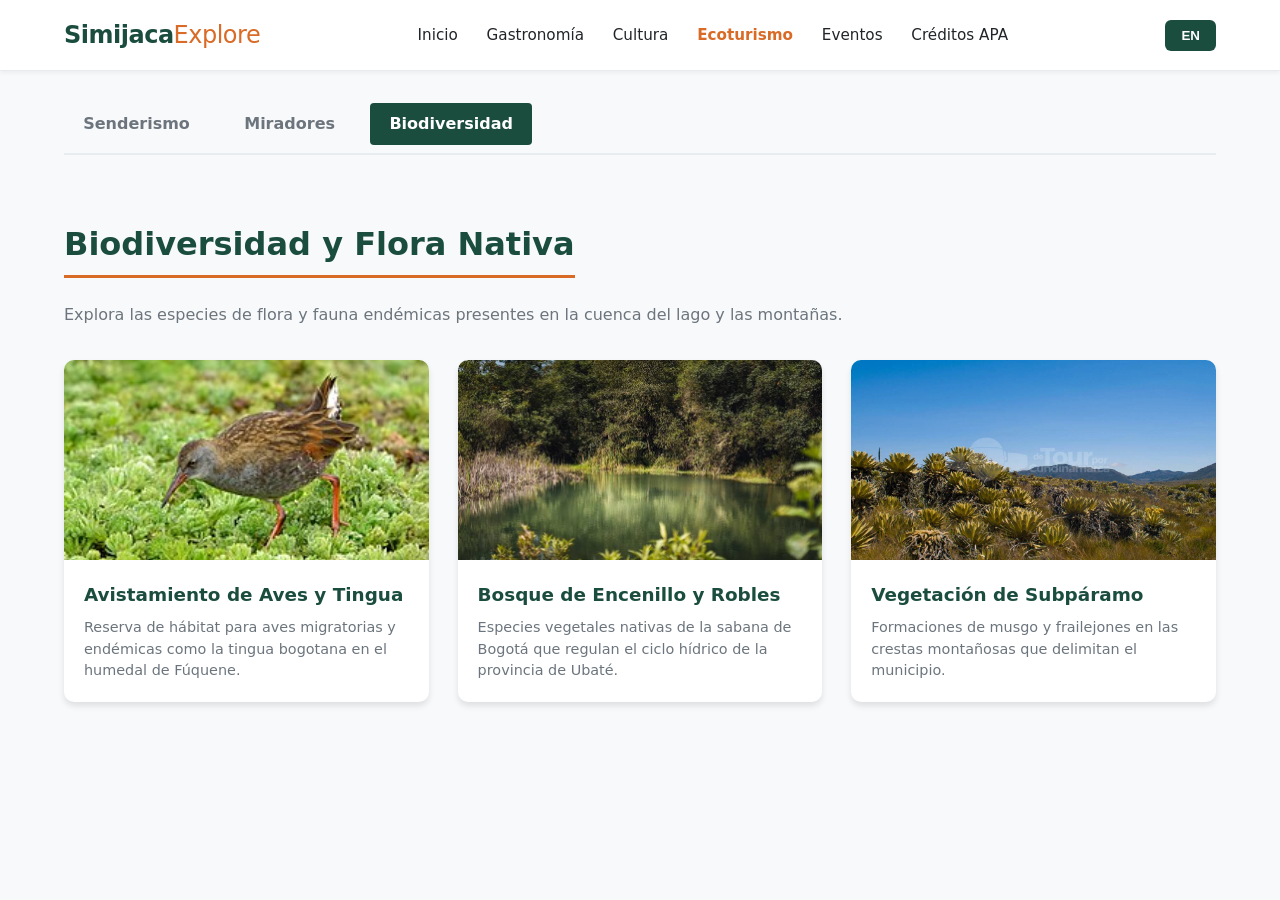
<file: ecotourism-fauna.html>
<!DOCTYPE html>
<html lang="es">
<head>
    <meta charset="UTF-8">
    <meta name="viewport" content="width=device-width, initial-scale=1.0">
    <title>Ecoturismo - Biodiversidad | Simijaca Explore</title>
    <link rel="stylesheet" href="css/styles.css">
</head>
<body>

<header class="navbar">
        <div class="logo">
            <h1>Simijaca<span>Explore</span></h1>
        </div>
        <nav>
            <ul id="nav-links">
                <li><a href="index.html" data-es="Inicio" data-en="Home">Inicio</a></li>
                
                <li class="dropdown">
                    <a href="gastronomy-dairy.html" data-es="Gastronomía" data-en="Gastronomy">Gastronomía ▾</a>
                    <ul class="dropdown-menu">
                        <li><a href="gastronomy-dairy.html" data-es="Lácteos y Postres" data-en="Dairy & Desserts">Lácteos y Postres</a></li>
                        <li><a href="gastronomy-dishes.html" data-es="Platos Típicos" data-en="Traditional Dishes">Platos Típicos</a></li>
                    </ul>
                </li>

                <li class="dropdown">
                    <a href="culture-architecture.html" data-es="Cultura" data-en="Culture">Cultura ▾</a>
                    <ul class="dropdown-menu">
                        <li><a href="culture-architecture.html" data-es="Arquitectura" data-en="Architecture">Arquitectura</a></li>
                        <li><a href="culture-crafts.html" data-es="Artesanías" data-en="Crafts">Artesanías</a></li>
                        <li><a href="culture-history.html" data-es="Historia" data-en="History">Historia</a></li>
                    </ul>
                </li>

                <li class="dropdown">
                    <a href="ecotourism-hiking.html" class="active" data-es="Ecoturismo" data-en="Ecotourism">Ecoturismo ▾</a>
                    <ul class="dropdown-menu">
                        <li><a href="ecotourism-hiking.html" data-es="Senderismo" data-en="Hiking">Senderismo</a></li>
                        <li><a href="ecotourism-viewpoints.html" data-es="Miradores" data-en="Viewpoints">Miradores</a></li>
                        <li><a href="ecotourism-fauna.html" data-es="Biodiversidad" data-en="Biodiversity">Biodiversidad</a></li>
                    </ul>
                </li>

                <li class="dropdown">
                    <a href="events-festivals.html" data-es="Eventos" data-en="Events">Eventos ▾</a>
                    <ul class="dropdown-menu">
                        <li><a href="events-festivals.html" data-es="Ferias y Fiestas" data-en="Fairs & Festivals">Ferias y Fiestas</a></li>
                        <li><a href="events-cultural.html" data-es="Talleres Culturales" data-en="Cultural Workshops">Talleres Culturales</a></li>
                    </ul>
                </li>

                <li><a href="credits.html" data-es="Créditos APA" data-en="APA Credits">Créditos APA</a></li>
            </ul>
        </nav>
        <button id="lang-toggle" class="btn-lang"><span id="lang-label">EN</span></button>
    </header>

    <main class="container">
        <div class="subnav-tabs">
            <a href="ecotourism-hiking.html" class="tab-btn" data-es="Senderismo" data-en="Hiking">Senderismo</a>
            <a href="ecotourism-viewpoints.html" class="tab-btn" data-es="Miradores" data-en="Viewpoints">Miradores</a>
            <a href="ecotourism-fauna.html" class="tab-btn active" data-es="Biodiversidad" data-en="Biodiversity">Biodiversidad</a>
        </div>

        <h2 class="section-title" data-es="Biodiversidad y Flora Nativa" data-en="Biodiversity & Native Flora">Biodiversidad y Flora Nativa</h2>
        <p style="margin-bottom: 2rem; color: var(--text-secondary);" data-es="Explora las especies de flora y fauna endémicas presentes en la cuenca del lago y las montañas." data-en="Explore endemic flora and fauna species found in the lake basin and local mountains.">Explora las especies de flora y fauna endémicas presentes en la cuenca del lago y las montañas.</p>

        <div class="experiences-grid">
            <article class="card">
                <div class="card-img-container">
                    <img src="assets/images/aves-tingua.jpg" alt="Tingua Bogotana y Aves Acuáticas">
                </div>
                <div class="card-body">
                    <h3 class="card-title" data-es="Avistamiento de Aves y Tingua" data-en="Birdwatching & Tingua">Avistamiento de Aves y Tingua</h3>
                    <p class="card-text" data-es="Reserva de hábitat para aves migratorias y endémicas como la tingua bogotana en el humedal de Fúquene." data-en="Habitat reserve for migratory and endemic birds such as the Bogota tingua in the Fúquene wetland.">Reserva de hábitat para aves migratorias y endémicas como la tingua bogotana en el humedal de Fúquene.</p>
                </div>
            </article>

            <article class="card">
                <div class="card-img-container">
                    <img src="assets/images/flora-encenillo.jpg" alt="Bosque de Encenillo y Robles">
                </div>
                <div class="card-body">
                    <h3 class="card-title" data-es="Bosque de Encenillo y Robles" data-en="Oak & Encenillo Woods">Bosque de Encenillo y Robles</h3>
                    <p class="card-text" data-es="Especies vegetales nativas de la sabana de Bogotá que regulan el ciclo hídrico de la provincia de Ubaté." data-en="Native plant species of the highlands regulating the water cycle of the Ubaté province.">Especies vegetales nativas de la sabana de Bogotá que regulan el ciclo hídrico de la provincia de Ubaté.</p>
                </div>
            </article>

            <article class="card">
                <div class="card-img-container">
                    <img src="assets/images/frailejones-paramo.jpg" alt="Vegetación de Subpáramo">
                </div>
                <div class="card-body">
                    <h3 class="card-title" data-es="Vegetación de Subpáramo" data-en="Sub-Paramo Ecosystem">Vegetación de Subpáramo</h3>
                    <p class="card-text" data-es="Formaciones de musgo y frailejones en las crestas montañosas que delimitan el municipio." data-en="Moss formations and frailejones on the mountain ridges bordering the municipality.">Formaciones de musgo y frailejones en las crestas montañosas que delimitan el municipio.</p>
                </div>
            </article>
        </div>
    </main>

    <script src="js/data.js"></script>
    <script src="js/app.js"></script>
</body>
</html>
</file>
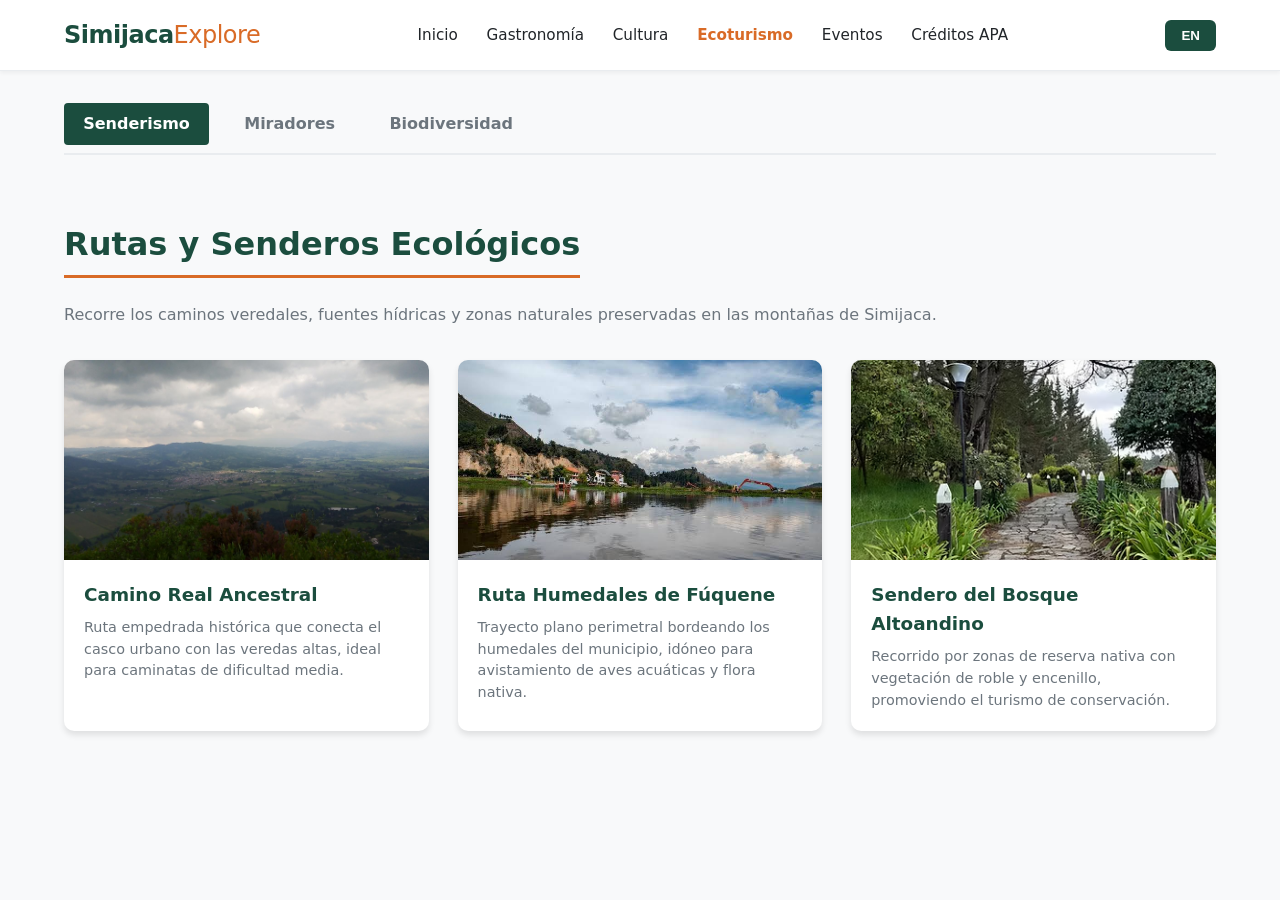
<file: ecotourism-hiking.html>
<!DOCTYPE html>
<html lang="es">
<head>
    <meta charset="UTF-8">
    <meta name="viewport" content="width=device-width, initial-scale=1.0">
    <title>Ecoturismo - Senderismo | Simijaca Explore</title>
    <link rel="stylesheet" href="css/styles.css">
</head>
<body>

<header class="navbar">
        <div class="logo">
            <h1>Simijaca<span>Explore</span></h1>
        </div>
        <nav>
            <ul id="nav-links">
                <li><a href="index.html" data-es="Inicio" data-en="Home">Inicio</a></li>
                
                <li class="dropdown">
                    <a href="gastronomy-dairy.html" data-es="Gastronomía" data-en="Gastronomy">Gastronomía ▾</a>
                    <ul class="dropdown-menu">
                        <li><a href="gastronomy-dairy.html" data-es="Lácteos y Postres" data-en="Dairy & Desserts">Lácteos y Postres</a></li>
                        <li><a href="gastronomy-dishes.html" data-es="Platos Típicos" data-en="Traditional Dishes">Platos Típicos</a></li>
                    </ul>
                </li>

                <li class="dropdown">
                    <a href="culture-architecture.html" data-es="Cultura" data-en="Culture">Cultura ▾</a>
                    <ul class="dropdown-menu">
                        <li><a href="culture-architecture.html" data-es="Arquitectura" data-en="Architecture">Arquitectura</a></li>
                        <li><a href="culture-crafts.html" data-es="Artesanías" data-en="Crafts">Artesanías</a></li>
                        <li><a href="culture-history.html" data-es="Historia" data-en="History">Historia</a></li>
                    </ul>
                </li>

                <li class="dropdown">
                    <a href="ecotourism-hiking.html" class="active" data-es="Ecoturismo" data-en="Ecotourism">Ecoturismo ▾</a>
                    <ul class="dropdown-menu">
                        <li><a href="ecotourism-hiking.html" data-es="Senderismo" data-en="Hiking">Senderismo</a></li>
                        <li><a href="ecotourism-viewpoints.html" data-es="Miradores" data-en="Viewpoints">Miradores</a></li>
                        <li><a href="ecotourism-fauna.html" data-es="Biodiversidad" data-en="Biodiversity">Biodiversidad</a></li>
                    </ul>
                </li>

                <li class="dropdown">
                    <a href="events-festivals.html" data-es="Eventos" data-en="Events">Eventos ▾</a>
                    <ul class="dropdown-menu">
                        <li><a href="events-festivals.html" data-es="Ferias y Fiestas" data-en="Fairs & Festivals">Ferias y Fiestas</a></li>
                        <li><a href="events-cultural.html" data-es="Talleres Culturales" data-en="Cultural Workshops">Talleres Culturales</a></li>
                    </ul>
                </li>

                <li><a href="credits.html" data-es="Créditos APA" data-en="APA Credits">Créditos APA</a></li>
            </ul>
        </nav>
        <button id="lang-toggle" class="btn-lang"><span id="lang-label">EN</span></button>
    </header>

    <main class="container">
        <div class="subnav-tabs">
            <a href="ecotourism-hiking.html" class="tab-btn active" data-es="Senderismo" data-en="Hiking">Senderismo</a>
            <a href="ecotourism-viewpoints.html" class="tab-btn" data-es="Miradores" data-en="Viewpoints">Miradores</a>
            <a href="ecotourism-fauna.html" class="tab-btn" data-es="Biodiversidad" data-en="Biodiversity">Biodiversidad</a>
        </div>    

        <h2 class="section-title" data-es="Rutas y Senderos Ecológicos" data-en="Ecological Trails & Hiking">Rutas y Senderos Ecológicos</h2>
        <p style="margin-bottom: 2rem; color: var(--text-secondary);" data-es="Recorre los caminos veredales, fuentes hídricas y zonas naturales preservadas en las montañas de Simijaca." data-en="Walk the rural paths, water sources, and preserved natural zones in Simijaca's mountains.">Recorre los caminos veredales, fuentes hídricas y zonas naturales preservadas en las montañas de Simijaca.</p>

        <div class="experiences-grid">
            <article class="card">
                <div class="card-img-container">
                    <img src="assets/images/camino-real.jpg" alt="Camino Real Ancestral">
                </div>
                <div class="card-body">
                    <h3 class="card-title" data-es="Camino Real Ancestral" data-en="Ancestral Royal Road">Camino Real Ancestral</h3>
                    <p class="card-text" data-es="Ruta empedrada histórica que conecta el casco urbano con las veredas altas, ideal para caminatas de dificultad media." data-en="Historic cobblestone trail connecting the town center with high rural areas, ideal for medium difficulty hikes.">Ruta empedrada histórica que conecta el casco urbano con las veredas altas, ideal para caminatas de dificultad media.</p>
                </div>
            </article>

            <article class="card">
                <div class="card-img-container">
                    <img src="assets/images/humedal-simijaca.jpg" alt="Ruta Humedales de Fúquene">
                </div>
                <div class="card-body">
                    <h3 class="card-title" data-es="Ruta Humedales de Fúquene" data-en="Fúquene Wetlands Trail">Ruta Humedales de Fúquene</h3>
                    <p class="card-text" data-es="Trayecto plano perimetral bordeando los humedales del municipio, idóneo para avistamiento de aves acuáticas y flora nativa." data-en="Flat trail along the municipal wetlands, suitable for waterbird watching and native flora observation.">Trayecto plano perimetral bordeando los humedales del municipio, idóneo para avistamiento de aves acuáticas y flora nativa.</p>
                </div>
            </article>

            <article class="card">
                <div class="card-img-container">
                    <img src="assets/images/bosque-nativo.jpg" alt="Sendero del Bosque Andino">
                </div>
                <div class="card-body">
                    <h3 class="card-title" data-es="Sendero del Bosque Altoandino" data-en="High-Andean Forest Trail">Sendero del Bosque Altoandino</h3>
                    <p class="card-text" data-es="Recorrido por zonas de reserva nativa con vegetación de roble y encenillo, promoviendo el turismo de conservación." data-en="Trail through native conservation reserves featuring oak trees, supporting sustainable eco-tourism.">Recorrido por zonas de reserva nativa con vegetación de roble y encenillo, promoviendo el turismo de conservación.</p>
                </div>
            </article>
        </div>
    </main>

    <script src="js/data.js"></script>
    <script src="js/app.js"></script>
</body>
</html>
</file>
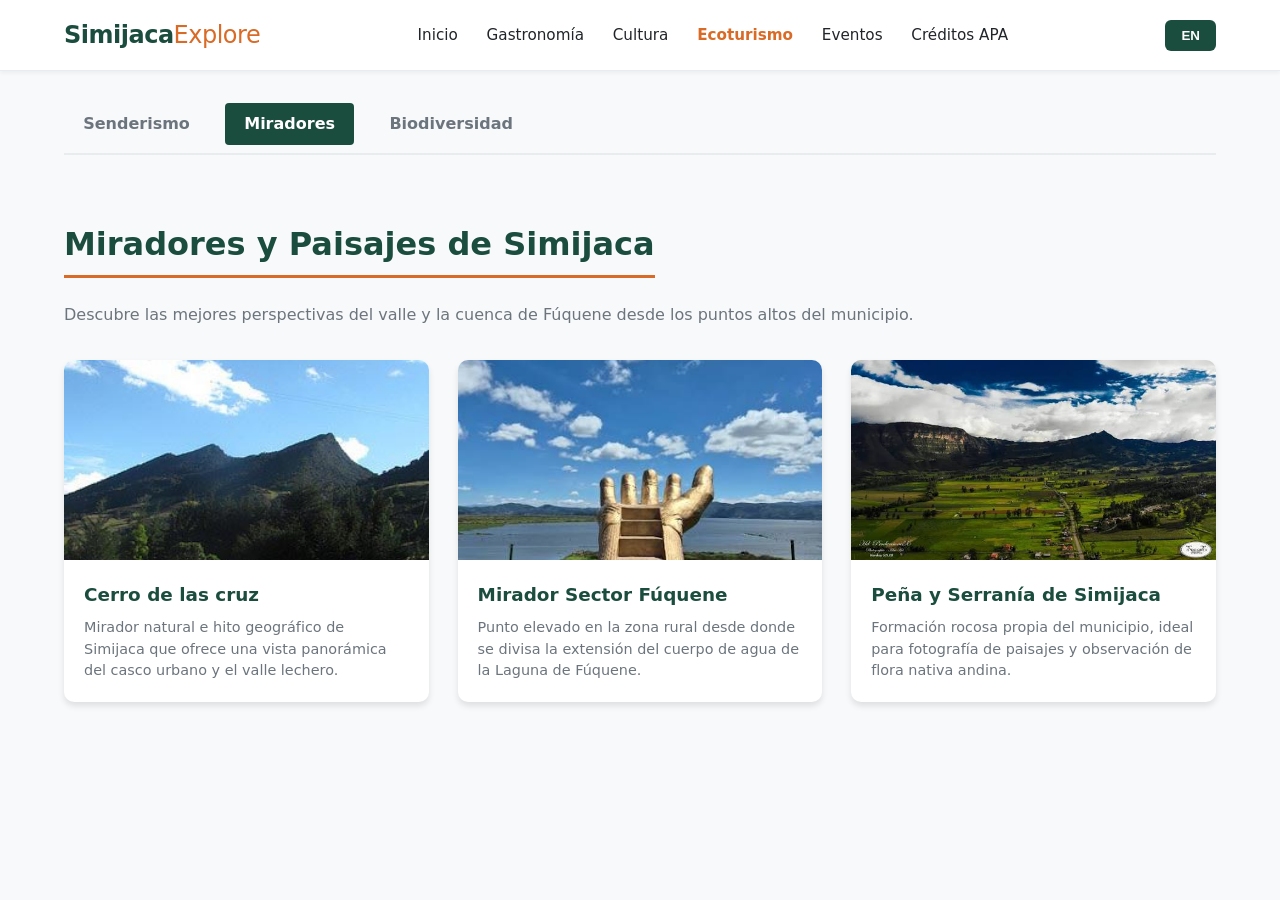
<file: ecotourism-viewpoints.html>
<!DOCTYPE html>
<html lang="es">
<head>
    <meta charset="UTF-8">
    <meta name="viewport" content="width=device-width, initial-scale=1.0">
    <title>Ecoturismo - Miradores | Simijaca Explore</title>
    <link rel="stylesheet" href="css/styles.css">
</head>
<body>

<header class="navbar">
        <div class="logo">
            <h1>Simijaca<span>Explore</span></h1>
        </div>
        <nav>
            <ul id="nav-links">
                <li><a href="index.html" data-es="Inicio" data-en="Home">Inicio</a></li>
                
                <li class="dropdown">
                    <a href="gastronomy-dairy.html" data-es="Gastronomía" data-en="Gastronomy">Gastronomía ▾</a>
                    <ul class="dropdown-menu">
                        <li><a href="gastronomy-dairy.html" data-es="Lácteos y Postres" data-en="Dairy & Desserts">Lácteos y Postres</a></li>
                        <li><a href="gastronomy-dishes.html" data-es="Platos Típicos" data-en="Traditional Dishes">Platos Típicos</a></li>
                    </ul>
                </li>

                <li class="dropdown">
                    <a href="culture-architecture.html" data-es="Cultura" data-en="Culture">Cultura ▾</a>
                    <ul class="dropdown-menu">
                        <li><a href="culture-architecture.html" data-es="Arquitectura" data-en="Architecture">Arquitectura</a></li>
                        <li><a href="culture-crafts.html" data-es="Artesanías" data-en="Crafts">Artesanías</a></li>
                        <li><a href="culture-history.html" data-es="Historia" data-en="History">Historia</a></li>
                    </ul>
                </li>

                <li class="dropdown">
                    <a href="ecotourism-hiking.html" class="active" data-es="Ecoturismo" data-en="Ecotourism">Ecoturismo ▾</a>
                    <ul class="dropdown-menu">
                        <li><a href="ecotourism-hiking.html" data-es="Senderismo" data-en="Hiking">Senderismo</a></li>
                        <li><a href="ecotourism-viewpoints.html" data-es="Miradores" data-en="Viewpoints">Miradores</a></li>
                        <li><a href="ecotourism-fauna.html" data-es="Biodiversidad" data-en="Biodiversity">Biodiversidad</a></li>
                    </ul>
                </li>

                <li class="dropdown">
                    <a href="events-festivals.html" data-es="Eventos" data-en="Events">Eventos ▾</a>
                    <ul class="dropdown-menu">
                        <li><a href="events-festivals.html" data-es="Ferias y Fiestas" data-en="Fairs & Festivals">Ferias y Fiestas</a></li>
                        <li><a href="events-cultural.html" data-es="Talleres Culturales" data-en="Cultural Workshops">Talleres Culturales</a></li>
                    </ul>
                </li>

                <li><a href="credits.html" data-es="Créditos APA" data-en="APA Credits">Créditos APA</a></li>
            </ul>
        </nav>
        <button id="lang-toggle" class="btn-lang"><span id="lang-label">EN</span></button>
    </header>

    <main class="container">
        <div class="subnav-tabs">
            <a href="ecotourism-hiking.html" class="tab-btn" data-es="Senderismo" data-en="Hiking">Senderismo</a>
            <a href="ecotourism-viewpoints.html" class="tab-btn active" data-es="Miradores" data-en="Viewpoints">Miradores</a>
            <a href="ecotourism-fauna.html" class="tab-btn" data-es="Biodiversidad" data-en="Biodiversity">Biodiversidad</a>
        </div>

        <h2 class="section-title" data-es="Miradores y Paisajes de Simijaca" data-en="Simijaca Viewpoints & Landscapes">Miradores y Paisajes de Simijaca</h2>
        <p style="margin-bottom: 2rem; color: var(--text-secondary);" data-es="Descubre las mejores perspectivas del valle y la cuenca de Fúquene desde los puntos altos del municipio." data-en="Discover the best valley viewpoints and the Fúquene basin from the municipality's high spots.">Descubre las mejores perspectivas del valle y la cuenca de Fúquene desde los puntos altos del municipio.</p>

        <div class="experiences-grid">
            <article class="card">
                <div class="card-img-container">
                    <img src="assets/images/cerro-tres-cruces.jpg" alt="Cerro de la cruz Simijaca">
                </div>
                <div class="card-body">
                    <h3 class="card-title" data-es="Cerro de las cruz" data-en="Cross Hill Viewpoint">Cerro de la cruz</h3>
                    <p class="card-text" data-es="Mirador natural e hito geográfico de Simijaca que ofrece una vista panorámica del casco urbano y el valle lechero." data-en="Natural viewpoint and geographical landmark in Simijaca offering a panoramic view of the town and dairy valley.">Mirador natural e hito geográfico de Simijaca que ofrece una vista panorámica del casco urbano y el valle lechero.</p>
                </div>
            </article>

            <article class="card">
                <div class="card-img-container">
                    <img src="assets/images/mirador-fuquene.jpg" alt="Mirador Cuenca de Fúquene">
                </div>
                <div class="card-body">
                    <h3 class="card-title" data-es="Mirador Sector Fúquene" data-en="Fúquene Basin Viewpoint">Mirador Sector Fúquene</h3>
                    <p class="card-text" data-es="Punto elevado en la zona rural desde donde se divisa la extensión del cuerpo de agua de la Laguna de Fúquene." data-en="Elevated rural spot overlooking the expanse of Lake Fúquene's water basin.">Punto elevado en la zona rural desde donde se divisa la extensión del cuerpo de agua de la Laguna de Fúquene.</p>
                </div>
            </article>

            <article class="card">
                <div class="card-img-container">
                    <img src="assets/images/pena-simijaca.jpg" alt="Serranía y Peña de Simijaca">
                </div>
                <div class="card-body">
                    <h3 class="card-title" data-es="Peña y Serranía de Simijaca" data-en="Simijaca Crag & Ridge">Peña y Serranía de Simijaca</h3>
                    <p class="card-text" data-es="Formación rocosa propia del municipio, ideal para fotografía de paisajes y observación de flora nativa andina." data-en="Municipal rock formation ideal for landscape photography and observing native Andean flora.">Formación rocosa propia del municipio, ideal para fotografía de paisajes y observación de flora nativa andina.</p>
                </div>
            </article>
        </div>
    </main>

    <script src="js/data.js"></script>
    <script src="js/app.js"></script>
</body>
</html>
</file>
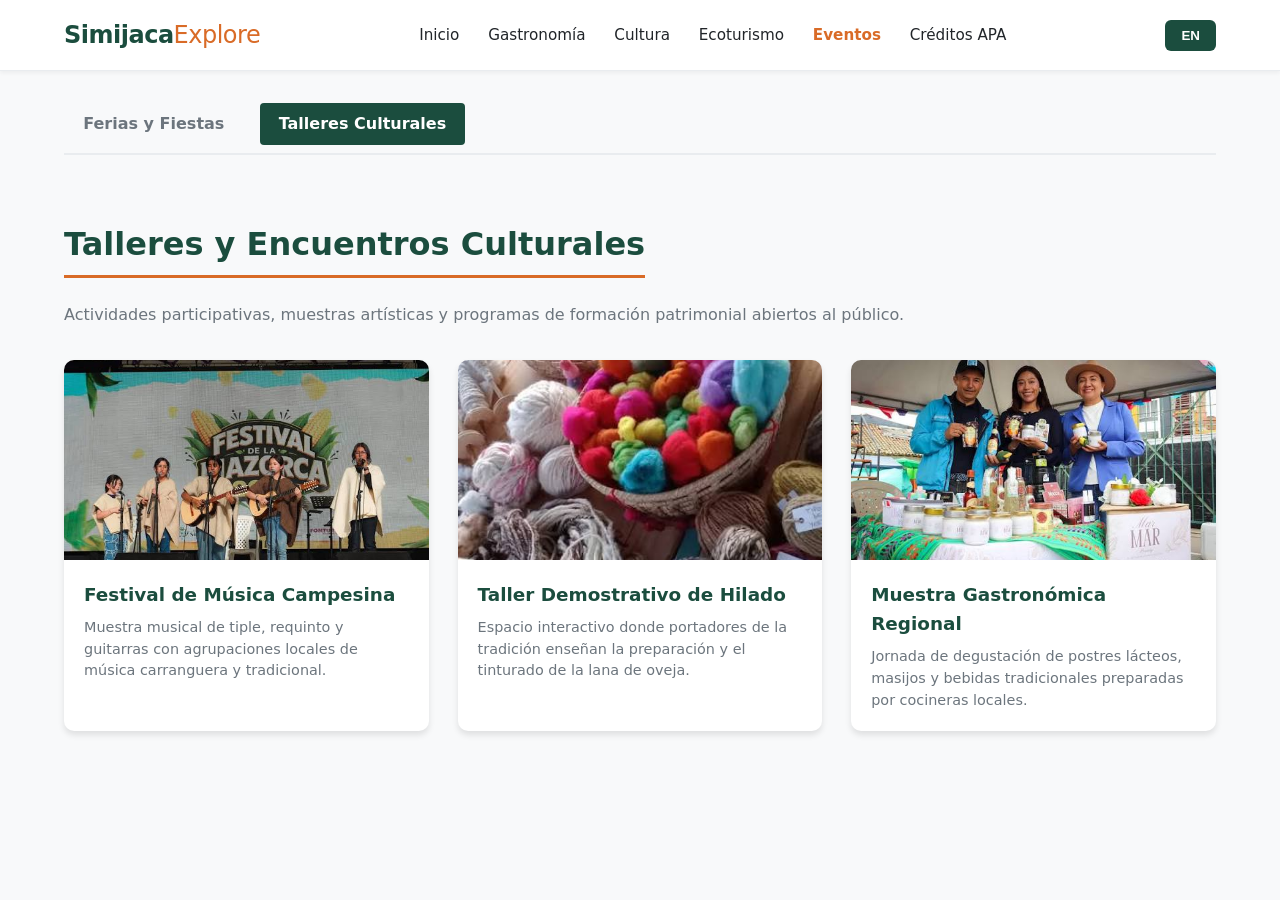
<file: events-cultural.html>
<!DOCTYPE html>
<html lang="es">
<head>
    <meta charset="UTF-8">
    <meta name="viewport" content="width=device-width, initial-scale=1.0">
    <title>Eventos - Culturales | Simijaca Explore</title>
    <link rel="stylesheet" href="css/styles.css">
</head>
<body>

<header class="navbar">
        <div class="logo">
            <h1>Simijaca<span>Explore</span></h1>
        </div>
        <nav>
            <ul id="nav-links">
                <li><a href="index.html" data-es="Inicio" data-en="Home">Inicio</a></li>
                
                <li class="dropdown">
                    <a href="gastronomy-dairy.html" data-es="Gastronomía" data-en="Gastronomy">Gastronomía ▾</a>
                    <ul class="dropdown-menu">
                        <li><a href="gastronomy-dairy.html" data-es="Lácteos y Postres" data-en="Dairy & Desserts">Lácteos y Postres</a></li>
                        <li><a href="gastronomy-dishes.html" data-es="Platos Típicos" data-en="Traditional Dishes">Platos Típicos</a></li>
                    </ul>
                </li>

                <li class="dropdown">
                    <a href="culture-architecture.html" data-es="Cultura" data-en="Culture">Cultura ▾</a>
                    <ul class="dropdown-menu">
                        <li><a href="culture-architecture.html" data-es="Arquitectura" data-en="Architecture">Arquitectura</a></li>
                        <li><a href="culture-crafts.html" data-es="Artesanías" data-en="Crafts">Artesanías</a></li>
                        <li><a href="culture-history.html" data-es="Historia" data-en="History">Historia</a></li>
                    </ul>
                </li>

                <li class="dropdown">
                    <a href="ecotourism-hiking.html" data-es="Ecoturismo" data-en="Ecotourism">Ecoturismo ▾</a>
                    <ul class="dropdown-menu">
                        <li><a href="ecotourism-hiking.html" data-es="Senderismo" data-en="Hiking">Senderismo</a></li>
                        <li><a href="ecotourism-viewpoints.html" data-es="Miradores" data-en="Viewpoints">Miradores</a></li>
                        <li><a href="ecotourism-fauna.html" data-es="Biodiversidad" data-en="Biodiversity">Biodiversidad</a></li>
                    </ul>
                </li>

                <li class="dropdown">
                    <a href="events-festivals.html" class="active" data-es="Eventos" data-en="Events">Eventos ▾</a>
                    <ul class="dropdown-menu">
                        <li><a href="events-festivals.html" data-es="Ferias y Fiestas" data-en="Fairs & Festivals">Ferias y Fiestas</a></li>
                        <li><a href="events-cultural.html" data-es="Talleres Culturales" data-en="Cultural Workshops">Talleres Culturales</a></li>
                    </ul>
                </li>

                <li><a href="credits.html" data-es="Créditos APA" data-en="APA Credits">Créditos APA</a></li>
            </ul>
        </nav>
        <button id="lang-toggle" class="btn-lang"><span id="lang-label">EN</span></button>
    </header>

    <main class="container">
        <div class="subnav-tabs">
            <a href="events-festivals.html" class="tab-btn" data-es="Ferias y Fiestas" data-en="Fairs & Festivals">Ferias y Fiestas</a>
            <a href="events-cultural.html" class="tab-btn active" data-es="Talleres Culturales" data-en="Cultural Workshops">Talleres Culturales</a>
        </div>

        <h2 class="section-title" data-es="Talleres y Encuentros Culturales" data-en="Cultural Workshops & Meetings">Talleres y Encuentros Culturales</h2>
        <p style="margin-bottom: 2rem; color: var(--text-secondary);" data-es="Actividades participativas, muestras artísticas y programas de formación patrimonial abiertos al público." data-en="Participatory activities, artistic showcases, and heritage training programs open to the public.">Actividades participativas, muestras artísticas y programas de formación patrimonial abiertos al público.</p>

        <div class="experiences-grid">
            <article class="card">
                <div class="card-img-container">
                    <img src="assets/images/taller-musica.jpg" alt="Encuentro de Música Campesina">
                </div>
                <div class="card-body">
                    <h3 class="card-title" data-es="Festival de Música Campesina" data-en="Peasant Music Festival">Festival de Música Campesina</h3>
                    <p class="card-text" data-es="Muestra musical de tiple, requinto y guitarras con agrupaciones locales de música carranguera y tradicional." data-en="Musical showcase of tiple and guitars featuring local Carranga and traditional folk bands.">Muestra musical de tiple, requinto y guitarras con agrupaciones locales de música carranguera y tradicional.</p>
                </div>
            </article>

            <article class="card">
                <div class="card-img-container">
                    <img src="assets/images/taller-hilado.jpg" alt="Taller Demostrativo de Hilado">
                </div>
                <div class="card-body">
                    <h3 class="card-title" data-es="Taller Demostrativo de Hilado" data-en="Spinning & Weaving Workshop">Taller Demostrativo de Hilado</h3>
                    <p class="card-text" data-es="Espacio interactivo donde portadores de la tradición enseñan la preparación y el tinturado de la lana de oveja." data-en="Interactive space where tradition bearers teach sheep wool preparation and natural dyeing.">Espacio interactivo where tradition bearers teach sheep wool preparation and natural dyeing.</p>
                </div>
            </article>

            <article class="card">
                <div class="card-img-container">
                    <img src="assets/images/feria-gastronomica.jpg" alt="Muestra Gastronómica Regional">
                </div>
                <div class="card-body">
                    <h3 class="card-title" data-es="Muestra Gastronómica Regional" data-en="Regional Food Showcase">Muestra Gastronómica Regional</h3>
                    <p class="card-text" data-es="Jornada de degustación de postres lácteos, masijos y bebidas tradicionales preparadas por cocineras locales." data-en="Tasting day featuring dairy desserts, pastries, and traditional beverages prepared by local cooks.">Jornada de degustación de postres lácteos, masijos y bebidas tradicionales preparadas por cocineras locales.</p>
                </div>
            </article>
        </div>
    </main>

    <script src="js/data.js"></script>
    <script src="js/app.js"></script>
</body>
</html>
</file>
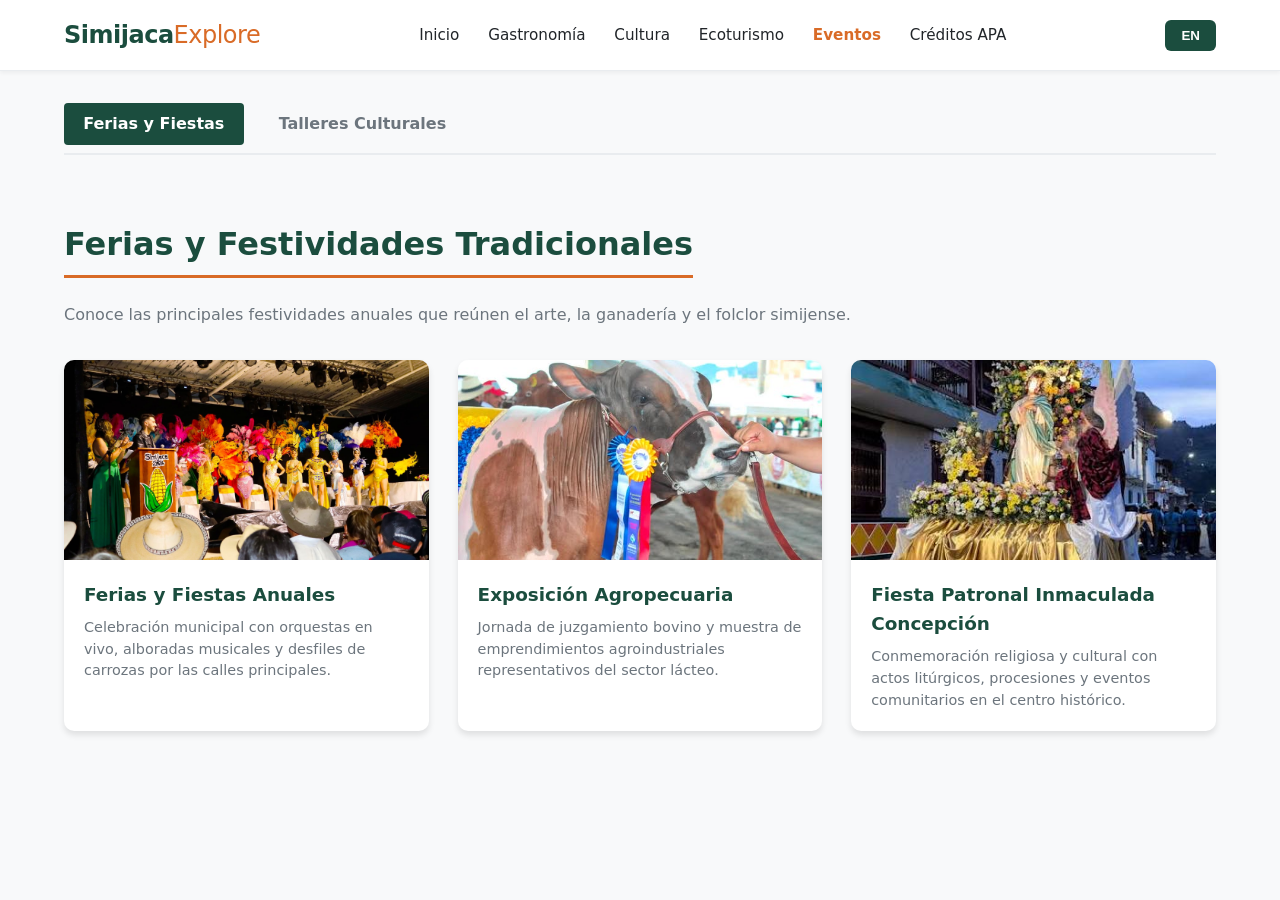
<file: events-festivals.html>
<!DOCTYPE html>
<html lang="es">
<head>
    <meta charset="UTF-8">
    <meta name="viewport" content="width=device-width, initial-scale=1.0">
    <title>Eventos - Ferias y Fiestas | Simijaca Explore</title>
    <link rel="stylesheet" href="css/styles.css">
</head>
<body>

<header class="navbar">
        <div class="logo">
            <h1>Simijaca<span>Explore</span></h1>
        </div>
        <nav>
            <ul id="nav-links">
                <li><a href="index.html" data-es="Inicio" data-en="Home">Inicio</a></li>
                
                <li class="dropdown">
                    <a href="gastronomy-dairy.html" data-es="Gastronomía" data-en="Gastronomy">Gastronomía ▾</a>
                    <ul class="dropdown-menu">
                        <li><a href="gastronomy-dairy.html" data-es="Lácteos y Postres" data-en="Dairy & Desserts">Lácteos y Postres</a></li>
                        <li><a href="gastronomy-dishes.html" data-es="Platos Típicos" data-en="Traditional Dishes">Platos Típicos</a></li>
                    </ul>
                </li>

                <li class="dropdown">
                    <a href="culture-architecture.html" data-es="Cultura" data-en="Culture">Cultura ▾</a>
                    <ul class="dropdown-menu">
                        <li><a href="culture-architecture.html" data-es="Arquitectura" data-en="Architecture">Arquitectura</a></li>
                        <li><a href="culture-crafts.html" data-es="Artesanías" data-en="Crafts">Artesanías</a></li>
                        <li><a href="culture-history.html" data-es="Historia" data-en="History">Historia</a></li>
                    </ul>
                </li>

                <li class="dropdown">
                    <a href="ecotourism-hiking.html" data-es="Ecoturismo" data-en="Ecotourism">Ecoturismo ▾</a>
                    <ul class="dropdown-menu">
                        <li><a href="ecotourism-hiking.html" data-es="Senderismo" data-en="Hiking">Senderismo</a></li>
                        <li><a href="ecotourism-viewpoints.html" data-es="Miradores" data-en="Viewpoints">Miradores</a></li>
                        <li><a href="ecotourism-fauna.html" data-es="Biodiversidad" data-en="Biodiversity">Biodiversidad</a></li>
                    </ul>
                </li>

                <li class="dropdown">
                    <a href="events-festivals.html" class="active" data-es="Eventos" data-en="Events">Eventos ▾</a>
                    <ul class="dropdown-menu">
                        <li><a href="events-festivals.html" data-es="Ferias y Fiestas" data-en="Fairs & Festivals">Ferias y Fiestas</a></li>
                        <li><a href="events-cultural.html" data-es="Talleres Culturales" data-en="Cultural Workshops">Talleres Culturales</a></li>
                    </ul>
                </li>

                <li><a href="credits.html" data-es="Créditos APA" data-en="APA Credits">Créditos APA</a></li>
            </ul>
        </nav>
        <button id="lang-toggle" class="btn-lang"><span id="lang-label">EN</span></button>
    </header>

    <main class="container">
        <div class="subnav-tabs">
            <a href="events-festivals.html" class="tab-btn active" data-es="Ferias y Fiestas" data-en="Fairs & Festivals">Ferias y Fiestas</a>
            <a href="events-cultural.html" class="tab-btn" data-es="Talleres Culturales" data-en="Cultural Workshops">Talleres Culturales</a>
        </div>

        <h2 class="section-title" data-es="Ferias y Festividades Tradicionales" data-en="Traditional Fairs & Festivals">Ferias y Festividades Tradicionales</h2>
        <p style="margin-bottom: 2rem; color: var(--text-secondary);" data-es="Conoce las principales festividades anuales que reúnen el arte, la ganadería y el folclor simijense." data-en="Discover the main annual festivals bringing together art, cattle breeding, and local folklore.">Conoce las principales festividades anuales que reúnen el arte, la ganadería y el folclor simijense.</p>

        <div class="experiences-grid">
            <article class="card">
                <div class="card-img-container">
                    <img src="assets/images/ferias-comerciales.jpg" alt="Ferias y Fiestas de Simijaca">
                </div>
                <div class="card-body">
                    <h3 class="card-title" data-es="Ferias y Fiestas Anuales" data-en="Annual Town Fairs">Ferias y Fiestas Anuales</h3>
                    <p class="card-text" data-es="Celebración municipal con orquestas en vivo, alboradas musicales y desfiles de carrozas por las calles principales." data-en="Municipal celebration featuring live bands, musical parades, and float processions through main streets.">Celebración municipal con orquestas en vivo, alboradas musicales y desfiles de carrozas por las calles principales.</p>
                </div>
            </article>

            <article class="card">
                <div class="card-img-container">
                    <img src="assets/images/exposicion-ganadera.jpg" alt="Exposición Ganadera y Agropecuaria">
                </div>
                <div class="card-body">
                    <h3 class="card-title" data-es="Exposición Agropecuaria" data-en="Agricultural & Livestock Expo">Exposición Agropecuaria</h3>
                    <p class="card-text" data-es="Jornada de juzgamiento bovino y muestra de emprendimientos agroindustriales representativos del sector lácteo." data-en="Cattle judging event and showcase of agro-industrial enterprises representing the dairy sector.">Jornada de juzgamiento bovino y muestra de emprendimientos agroindustriales representativos del sector lácteo.</p>
                </div>
            </article>

            <article class="card">
                <div class="card-img-container">
                    <img src="assets/images/fiesta-patronal.jpg" alt="Fiesta Patronal de la Virgen">
                </div>
                <div class="card-body">
                    <h3 class="card-title" data-es="Fiesta Patronal Inmaculada Concepción" data-en="Patron Saint Festival">Fiesta Patronal Inmaculada Concepción</h3>
                    <p class="card-text" data-es="Conmemoración religiosa y cultural con actos litúrgicos, procesiones y eventos comunitarios en el centro histórico." data-en="Religious and cultural commemoration featuring liturgical acts, processions, and community events.">Conmemoración religiosa y cultural con actos litúrgicos, procesiones y eventos comunitarios en el centro histórico.</p>
                </div>
            </article>
        </div>
    </main>

    <script src="js/data.js"></script>
    <script src="js/app.js"></script>
</body>
</html>
</file>
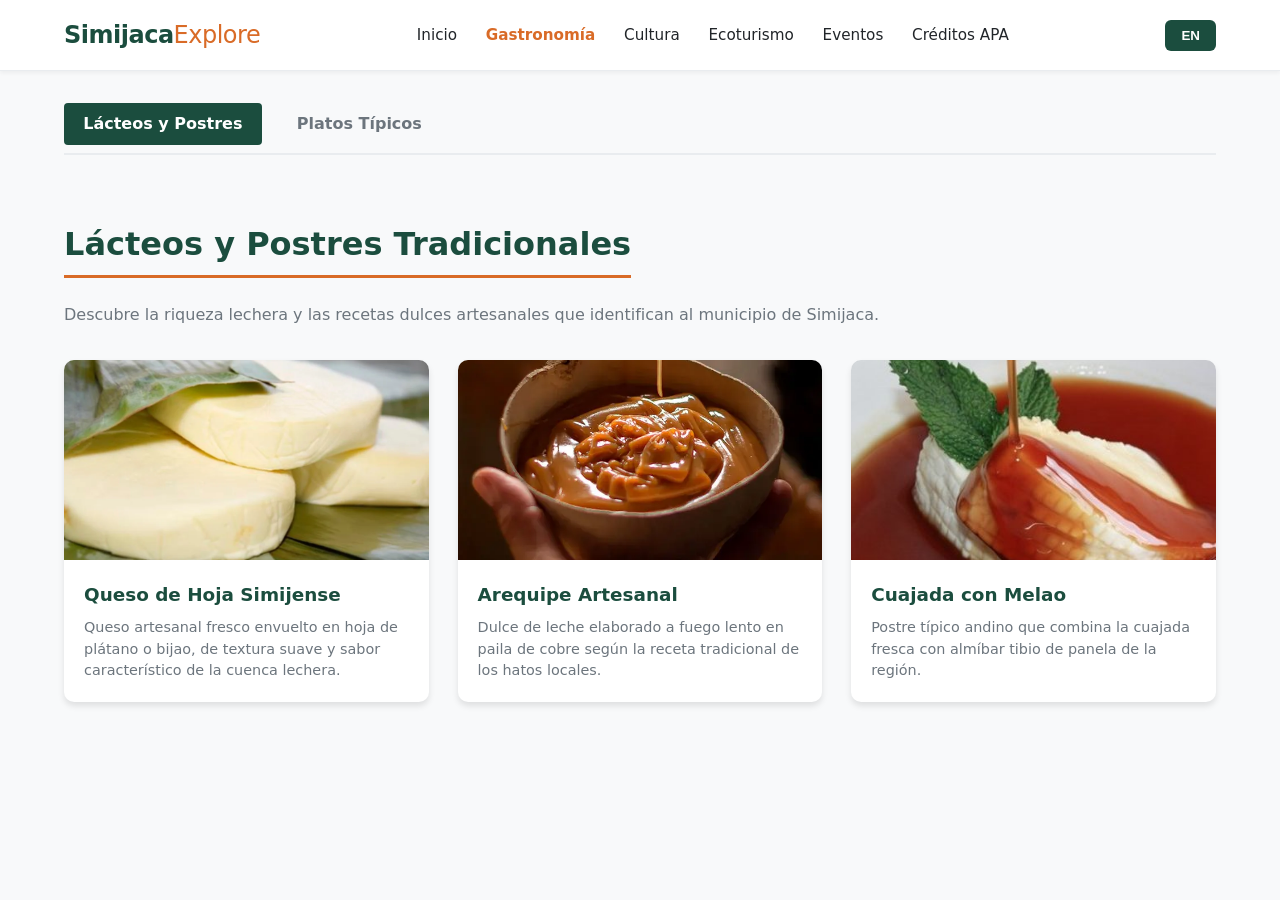
<file: gastronomy-dairy.html>
<!DOCTYPE html>
<html lang="es">
<head>
    <meta charset="UTF-8">
    <meta name="viewport" content="width=device-width, initial-scale=1.0">
    <title>Gastronomía - Lácteos y Postres | Simijaca Explore</title>
    <!-- NOTA: Usa 'css/style.css' en singular según la estructura de tus archivos en VS Code -->
    <link rel="stylesheet" href="css/styles.css">
</head>
<body>

<header class="navbar">
        <div class="logo">
            <h1>Simijaca<span>Explore</span></h1>
        </div>
        <nav>
            <ul id="nav-links">
                <li><a href="index.html" data-es="Inicio" data-en="Home">Inicio</a></li>
                
                <li class="dropdown">
                    <a href="gastronomy-dairy.html" class="active" data-es="Gastronomía" data-en="Gastronomy">Gastronomía ▾</a>
                    <ul class="dropdown-menu">
                        <li><a href="gastronomy-dairy.html" data-es="Lácteos y Postres" data-en="Dairy & Desserts">Lácteos y Postres</a></li>
                        <li><a href="gastronomy-dishes.html" data-es="Platos Típicos" data-en="Traditional Dishes">Platos Típicos</a></li>
                    </ul>
                </li>

                <li class="dropdown">
                    <a href="culture-architecture.html" data-es="Cultura" data-en="Culture">Cultura ▾</a>
                    <ul class="dropdown-menu">
                        <li><a href="culture-architecture.html" data-es="Arquitectura" data-en="Architecture">Arquitectura</a></li>
                        <li><a href="culture-crafts.html" data-es="Artesanías" data-en="Crafts">Artesanías</a></li>
                        <li><a href="culture-history.html" data-es="Historia" data-en="History">Historia</a></li>
                    </ul>
                </li>

                <li class="dropdown">
                    <a href="ecotourism-hiking.html" data-es="Ecoturismo" data-en="Ecotourism">Ecoturismo ▾</a>
                    <ul class="dropdown-menu">
                        <li><a href="ecotourism-hiking.html" data-es="Senderismo" data-en="Hiking">Senderismo</a></li>
                        <li><a href="ecotourism-viewpoints.html" data-es="Miradores" data-en="Viewpoints">Miradores</a></li>
                        <li><a href="ecotourism-fauna.html" data-es="Biodiversidad" data-en="Biodiversity">Biodiversidad</a></li>
                    </ul>
                </li>

                <li class="dropdown">
                    <a href="events-festivals.html" data-es="Eventos" data-en="Events">Eventos ▾</a>
                    <ul class="dropdown-menu">
                        <li><a href="events-festivals.html" data-es="Ferias y Fiestas" data-en="Fairs & Festivals">Ferias y Fiestas</a></li>
                        <li><a href="events-cultural.html" data-es="Talleres Culturales" data-en="Cultural Workshops">Talleres Culturales</a></li>
                    </ul>
                </li>

                <li><a href="credits.html" data-es="Créditos APA" data-en="APA Credits">Créditos APA</a></li>
            </ul>
        </nav>
        <button id="lang-toggle" class="btn-lang"><span id="lang-label">EN</span></button>
    </header>

    <main class="container">
        <!-- Pestañas de Subnavegación entre Subsecciones de Gastronomía -->
        <div class="subnav-tabs">
            <a href="gastronomy-dairy.html" class="tab-btn active" data-es="Lácteos y Postres" data-en="Dairy & Desserts">Lácteos y Postres</a>
            <a href="gastronomy-dishes.html" class="tab-btn" data-es="Platos Típicos" data-en="Traditional Dishes">Platos Típicos</a>
        </div>

        <h2 class="section-title" data-es="Lácteos y Postres Tradicionales" data-en="Traditional Dairy & Desserts">Lácteos y Postres Tradicionales</h2>
        <p style="margin-bottom: 2rem; color: var(--text-secondary);" data-es="Descubre la riqueza lechera y las recetas dulces artesanales que identifican al municipio de Simijaca." data-en="Discover the dairy richness and handcrafted sweet recipes that define the municipality of Simijaca.">Descubre la riqueza lechera y las recetas dulces artesanales que identifican al municipio de Simijaca.</p>

        <div class="experiences-grid">
            <article class="card">
                <div class="card-img-container">
                    <img src="assets/images/queso-hoja.jpg" alt="Queso de Hoja Simijense">
                </div>
                <div class="card-body">
                    <h3 class="card-title" data-es="Queso de Hoja Simijense" data-en="Simijaca Leaf Cheese">Queso de Hoja Simijense</h3>
                    <p class="card-text" data-es="Queso artesanal fresco envuelto en hoja de plátano o bijao, de textura suave y sabor característico de la cuenca lechera." data-en="Fresh artisanal cheese wrapped in banana or bijao leaf, with a soft texture and characteristic dairy flavor.">Queso artesanal fresco envuelto en hoja de plátano o bijao, de textura suave y sabor característico de la cuenca lechera.</p>
                </div>
            </article>

            <article class="card">
                <div class="card-img-container">
                    <img src="assets/images/arequipe-artesanal.jpg" alt="Arequipe Artesanal">
                </div>
                <div class="card-body">
                    <h3 class="card-title" data-es="Arequipe Artesanal" data-en="Artisanal Milk Caramel">Arequipe Artesanal</h3>
                    <p class="card-text" data-es="Dulce de leche elaborado a fuego lento en paila de cobre según la receta tradicional de los hatos locales." data-en="Traditional milk caramel slow-cooked in copper cauldrons following local farm recipes.">Dulce de leche elaborado a fuego lento en paila de cobre según la receta tradicional de los hatos locales.</p>
                </div>
            </article>

            <article class="card">
                <div class="card-img-container">
                    <img src="assets/images/cuajada-melao.jpg" alt="Cuajada con Melao">
                </div>
                <div class="card-body">
                    <h3 class="card-title" data-es="Cuajada con Melao" data-en="Curd with Sugarcane Syrup">Cuajada con Melao</h3>
                    <p class="card-text" data-es="Postre típico andino que combina la cuajada fresca con almíbar tibio de panela de la región." data-en="Typical Andean dessert combining fresh curd cheese with warm regional sugarcane molasses.">Postre típico andino que combina la cuajada fresca con almíbar tibio de panela de la región.</p>
                </div>
            </article>
        </div>
    </main>

    <script src="js/data.js"></script>
    <script src="js/app.js"></script>
</body>
</html>
</file>
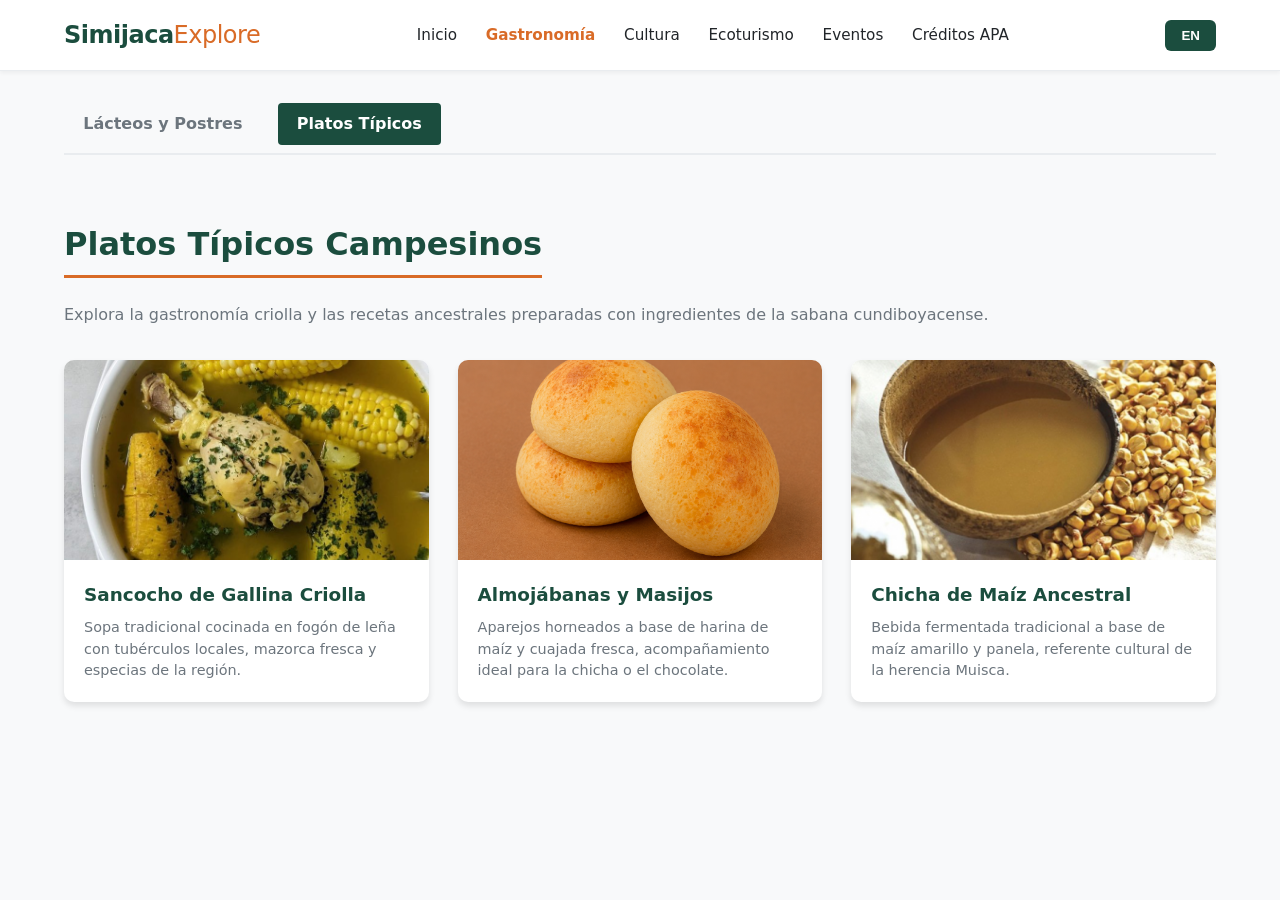
<file: gastronomy-dishes.html>
<!DOCTYPE html>
<html lang="es">
<head>
    <meta charset="UTF-8">
    <meta name="viewport" content="width=device-width, initial-scale=1.0">
    <title>Gastronomía - Platos Típicos | Simijaca Explore</title>
    <link rel="stylesheet" href="css/styles.css">
</head>
<body>

<header class="navbar">
        <div class="logo">
            <h1>Simijaca<span>Explore</span></h1>
        </div>
        <nav>
            <ul id="nav-links">
                <li><a href="index.html" data-es="Inicio" data-en="Home">Inicio</a></li>
                
                <li class="dropdown">
                    <a href="gastronomy-dairy.html" class="active" data-es="Gastronomía" data-en="Gastronomy">Gastronomía ▾</a>
                    <ul class="dropdown-menu">
                        <li><a href="gastronomy-dairy.html" data-es="Lácteos y Postres" data-en="Dairy & Desserts">Lácteos y Postres</a></li>
                        <li><a href="gastronomy-dishes.html" data-es="Platos Típicos" data-en="Traditional Dishes">Platos Típicos</a></li>
                    </ul>
                </li>

                <li class="dropdown">
                    <a href="culture-architecture.html" data-es="Cultura" data-en="Culture">Cultura ▾</a>
                    <ul class="dropdown-menu">
                        <li><a href="culture-architecture.html" data-es="Arquitectura" data-en="Architecture">Arquitectura</a></li>
                        <li><a href="culture-crafts.html" data-es="Artesanías" data-en="Crafts">Artesanías</a></li>
                        <li><a href="culture-history.html" data-es="Historia" data-en="History">Historia</a></li>
                    </ul>
                </li>

                <li class="dropdown">
                    <a href="ecotourism-hiking.html" data-es="Ecoturismo" data-en="Ecotourism">Ecoturismo ▾</a>
                    <ul class="dropdown-menu">
                        <li><a href="ecotourism-hiking.html" data-es="Senderismo" data-en="Hiking">Senderismo</a></li>
                        <li><a href="ecotourism-viewpoints.html" data-es="Miradores" data-en="Viewpoints">Miradores</a></li>
                        <li><a href="ecotourism-fauna.html" data-es="Biodiversidad" data-en="Biodiversity">Biodiversidad</a></li>
                    </ul>
                </li>

                <li class="dropdown">
                    <a href="events-festivals.html" data-es="Eventos" data-en="Events">Eventos ▾</a>
                    <ul class="dropdown-menu">
                        <li><a href="events-festivals.html" data-es="Ferias y Fiestas" data-en="Fairs & Festivals">Ferias y Fiestas</a></li>
                        <li><a href="events-cultural.html" data-es="Talleres Culturales" data-en="Cultural Workshops">Talleres Culturales</a></li>
                    </ul>
                </li>

                <li><a href="credits.html" data-es="Créditos APA" data-en="APA Credits">Créditos APA</a></li>
            </ul>
        </nav>
        <button id="lang-toggle" class="btn-lang"><span id="lang-label">EN</span></button>
    </header>

    <main class="container">
        <!-- Pestañas de Subnavegación entre Subsecciones de Gastronomía -->
        <div class="subnav-tabs">
            <a href="gastronomy-dairy.html" class="tab-btn" data-es="Lácteos y Postres" data-en="Dairy & Desserts">Lácteos y Postres</a>
            <a href="gastronomy-dishes.html" class="tab-btn active" data-es="Platos Típicos" data-en="Traditional Dishes">Platos Típicos</a>
        </div>

        <h2 class="section-title" data-es="Platos Típicos Campesinos" data-en="Traditional Farmhouse Dishes">Platos Típicos Campesinos</h2>
        <p style="margin-bottom: 2rem; color: var(--text-secondary);" data-es="Explora la gastronomía criolla y las recetas ancestrales preparadas con ingredientes de la sabana cundiboyacense." data-en="Explore creole cuisine and ancestral recipes prepared with ingredients from the highlands.">Explora la gastronomía criolla y las recetas ancestrales preparadas con ingredientes de la sabana cundiboyacense.</p>

        <div class="experiences-grid">
            <!-- Experiencia 1 -->
            <article class="card">
                <div class="card-img-container">
                    <img src="assets/images/sancocho-gallina.jpg" alt="Sancocho de Gallina Criolla">
                </div>
                <div class="card-body">
                    <h3 class="card-title" data-es="Sancocho de Gallina Criolla" data-en="Free-Range Chicken Soup">Sancocho de Gallina Criolla</h3>
                    <p class="card-text" data-es="Sopa tradicional cocinada en fogón de leña con tubérculos locales, mazorca fresca y especias de la región." data-en="Traditional soup cooked over wood fire with local root vegetables, fresh corn, and regional herbs.">Sopa tradicional cocinada en fogón de leña con tubérculos locales, mazorca fresca y especias de la región.</p>
                </div>
            </article>

            <!-- Experiencia 2 -->
            <article class="card">
                <div class="card-img-container">
                    <img src="assets/images/almojabanas-masijos.jpg" alt="Almojábanas y Masijos Tradicionales">
                </div>
                <div class="card-body">
                    <h3 class="card-title" data-es="Almojábanas y Masijos" data-en="Traditional Baked Cheese Pastries">Almojábanas y Masijos</h3>
                    <p class="card-text" data-es="Aparejos horneados a base de harina de maíz y cuajada fresca, acompañamiento ideal para la chicha o el chocolate." data-en="Baked cornmeal pastries with fresh cheese curd, ideal with traditional hot chocolate or chicha.">Aparejos horneados a base de harina de maíz y cuajada fresca, acompañamiento ideal para la chicha o el chocolate.</p>
                </div>
            </article>

            <!-- Experiencia 3 -->
            <article class="card">
                <div class="card-img-container">
                    <img src="assets/images/chicha-artesanal.jpg" alt="Chicha de Maíz Ancestral">
                </div>
                <div class="card-body">
                    <h3 class="card-title" data-es="Chicha de Maíz Ancestral" data-en="Ancestral Corn Chicha">Chicha de Maíz Ancestral</h3>
                    <p class="card-text" data-es="Bebida fermentada tradicional a base de maíz amarillo y panela, referente cultural de la herencia Muisca." data-en="Traditional fermented drink made from yellow corn and sugarcane, a cultural remnant of Muisca heritage.">Bebida fermentada tradicional a base de maíz amarillo y panela, referente cultural de la herencia Muisca.</p>
                </div>
            </article>
        </div>
    </main>

    <script src="js/data.js"></script>
    <script src="js/app.js"></script>
</body>
</html>
</file>
<file: css/styles.css>
/* ==========================================================================
   SIMIJACA EXPLORE - ESTILOS GLOBALES Y PALETA DE COLORES
   ========================================================================== */

:root {
    /* Paleta de Colores Inspirada en Cundinamarca */
    --primary-color: #1b4d3e;       /* Verde esmeralda profundo / Naturaleza */
    --primary-hover: #13382d;
    --secondary-color: #d96b27;     /* Terracota / Tradición y calidez */
    --secondary-hover: #b85419;
    --accent-color: #e9c46a;        /* Dorado suave / Eventos y cultura */
    --bg-color: #f8f9fa;            /* Blanco hueso / Fondo principal */
    --surface-color: #ffffff;       /* Blanco puro / Tarjetas y contenedores */
    --text-primary: #212529;        /* Texto principal */
    --text-secondary: #6c757d;      /* Texto secundario y subtítulos */
    --border-color: #e9ecef;        /* Borde sutil */
    
    /* Sombras y Elevación */
    --shadow-sm: 0 2px 4px rgba(0, 0, 0, 0.05);
    --shadow-md: 0 4px 12px rgba(0, 0, 0, 0.08);
    --shadow-lg: 0 8px 24px rgba(0, 0, 0, 0.12);

    /* Transiciones y Bordes */
    --radius-sm: 6px;
    --radius-md: 12px;
    --radius-lg: 20px;
    --transition: all 0.3s cubic-bezier(0.25, 0.8, 0.25, 1);
}

/* Reset Básico */
* {
    margin: 0;
    padding: 0;
    box-sizing: border-box;
}

html {
    scroll-behavior: smooth;
    font-size: 16px;
}

body {
    font-family: 'Poppins', system-ui, -apple-system, BlinkMacSystemFont, "Segoe UI", Roboto, sans-serif;
    background-color: var(--bg-color);
    color: var(--text-primary);
    line-height: 1.6;
}

/* ==========================================================================
   HEADER & NAVBAR
   ========================================================================== */

.navbar {
    position: sticky;
    top: 0;
    z-index: 1000;
    display: flex;
    justify-content: space-between;
    align-items: center;
    padding: 1rem 5%;
    background-color: rgba(255, 255, 255, 0.95);
    backdrop-filter: blur(10px);
    box-shadow: var(--shadow-sm);
    border-bottom: 1px solid var(--border-color);
}

.logo h1 {
    font-size: 1.5rem;
    font-weight: 700;
    color: var(--primary-color);
    letter-spacing: -0.5px;
}

.logo h1 span {
    color: var(--secondary-color);
    font-weight: 300;
}

#nav-links {
    display: flex;
    list-style: none;
    gap: 1.8rem;
}

#nav-links a {
    text-decoration: none;
    color: var(--text-primary);
    font-weight: 500;
    font-size: 0.95rem;
    transition: var(--transition);
}

#nav-links a:hover,
#nav-links a.active {
    color: var(--secondary-color);
    font-weight: 600;
}

/* Botón Selector Bilingüe ES/EN */
.btn-lang {
    background-color: var(--primary-color);
    color: #fff;
    border: none;
    padding: 0.5rem 1rem;
    border-radius: var(--radius-sm);
    font-weight: 600;
    cursor: pointer;
    transition: var(--transition);
    display: flex;
    align-items: center;
    gap: 0.4rem;
}

.btn-lang:hover {
    background-color: var(--primary-hover);
    transform: translateY(-1px);
}

/* ==========================================================================
   HERO SECTION
   ========================================================================== */

.hero {
    background: linear-gradient(rgba(27, 77, 62, 0.75), rgba(0, 0, 0, 0.6)), 
                url('../assets/images/simijaca-hero.jpg') center/cover no-repeat;
    color: #ffffff;
    text-align: center;
    padding: 5rem 1.5rem;
    display: flex;
    flex-direction: column;
    justify-content: center;
    align-items: center;
}

.hero h2 {
    font-size: 2.5rem;
    font-weight: 700;
    margin-bottom: 0.8rem;
    text-shadow: 0 2px 4px rgba(0, 0, 0, 0.4);
}

.hero p {
    font-size: 1.2rem;
    font-weight: 300;
    max-width: 600px;
    opacity: 0.95;
}

/* ==========================================================================
   SECCIÓN DEL MAPA INTERACTIVO
   ========================================================================== */

.map-section {
    max-width: 1200px;
    margin: 3rem auto;
    padding: 0 1.5rem;
}

.map-section h2 {
    font-size: 1.8rem;
    color: var(--primary-color);
    margin-bottom: 1.2rem;
    text-align: center;
}

#map {
    height: 450px;
    width: 100%;
    border-radius: var(--radius-md);
    box-shadow: var(--shadow-md);
    border: 1px solid var(--border-color);
    z-index: 1;
}

/* Estilos de Popups de Leaflet */
.leaflet-popup-content-wrapper {
    border-radius: var(--radius-sm);
    padding: 0.5rem;
}

.leaflet-popup-content img {
    border-radius: var(--radius-sm);
    margin-top: 0.4rem;
}

/* ==========================================================================
   GRID DE SECCIONES Y TARJETAS
   ========================================================================== */

.container {
    max-width: 1200px;
    margin: 2rem auto;
    padding: 0 1.5rem;
}

.section-title {
    font-size: 2rem;
    color: var(--primary-color);
    border-bottom: 3px solid var(--secondary-color);
    display: inline-block;
    padding-bottom: 0.3rem;
    margin-top: 2rem;
    margin-bottom: 1.5rem;
}

.experiences-grid {
    display: grid;
    grid-template-columns: repeat(auto-fit, minmax(280px, 1fr));
    gap: 1.8rem;
    margin-bottom: 2.5rem;
}

/* Tarjeta Individual */
/* --- ESTILO BASE DE LA TARJETA --- */
.card {
    border-radius: 10px;
    overflow: hidden;
    box-shadow: 0 4px 6px rgba(0, 0, 0, 0.1); /* Sombra inicial sutil */
    background-color: var(--card-bg, #ffffff);
    
    /* Esta línea es clave: hace que el movimiento sea suave y no un salto brusco */
    transition: transform 0.3s ease, box-shadow 0.3s ease; 
}

/* --- NUEVO EFECTO HOVER (RETROALIMENTACIÓN VISUAL UX) --- */
.card:hover {
    transform: scale(1.02); /* Hace la tarjeta un 2% más grande */
    box-shadow: 0 12px 24px rgba(0, 0, 0, 0.2); /* Aumenta la sombra para dar efecto de "flotar" */
    cursor: pointer;
}

.card-img-container {
    width: 100%;
    height: 200px;
    overflow: hidden;
    position: relative;
}

.card-img-container img {
    width: 100%;
    height: 100%;
    object-fit: cover;
    transition: var(--transition);
}

.card:hover .card-img-container img {
    transform: scale(1.05);
}

.card-body {
    padding: 1.25rem;
    display: flex;
    flex-direction: column;
    flex-grow: 1;
}

.card-title {
    font-size: 1.15rem;
    color: var(--primary-color);
    margin-bottom: 0.5rem;
    font-weight: 600;
}

.card-text {
    font-size: 0.9rem;
    color: var(--text-secondary);
    line-height: 1.5;
    flex-grow: 1;
}

/* Botones dentro de Tarjetas */
.btn-sub {
    background-color: var(--secondary-color);
    color: #ffffff;
    padding: 0.6rem 1.2rem;
    border-radius: var(--radius-sm);
    text-decoration: none;
    font-weight: 600;
    font-size: 0.88rem;
    text-align: center;
    transition: var(--transition);
}

.btn-sub:hover {
    background-color: var(--secondary-hover);
}

/* ==========================================================================
   SECCIÓN DE CRÉDITOS Y FUENTES (NORMAS APA)
   ========================================================================== */

.credits-section {
    background-color: #edf2f0;
    padding: 3rem 1.5rem;
    margin-top: 4rem;
    border-top: 1px solid var(--border-color);
}

.credits-list {
    list-style-type: none;
    font-size: 0.88rem;
    color: var(--text-secondary);
}

.credits-list li {
    margin-bottom: 0.8rem;
    padding-left: 1.5rem;
    text-indent: -1.5rem; /* Sangría francesa tipo APA */
}

/* ==========================================================================
   DISEÑO RESPONSIVE (MEDIA QUERIES)
   ========================================================================== */

@media (max-width: 768px) {
    .navbar {
        flex-direction: column;
        gap: 1rem;
        padding: 1rem;
    }

    #nav-links {
        gap: 1rem;
        flex-wrap: wrap;
        justify-content: center;
    }

    .hero h2 {
        font-size: 1.8rem;
    }

    .hero p {
        font-size: 1rem;
    }

    #map {
        height: 350px;
    }
}

@media (max-width: 480px) {
    .logo h1 {
        font-size: 1.3rem;
    }

    #nav-links a {
        font-size: 0.85rem;
    }

    .hero {
        padding: 3.5rem 1rem;
    }

    .experiences-grid {
        grid-template-columns: 1fr;
    }

    .section-title {
        font-size: 1.5rem;
    }
}
/* Menú desplegable (Dropdown) */
.dropdown {
    position: relative;
    display: inline-block;
}

.dropdown-menu {
    display: none;
    position: absolute;
    top: 100%;
    left: 0;
    background-color: var(--bg-card, #ffffff);
    min-width: 200px;
    box-shadow: 0 8px 16px rgba(0,0,0,0.15);
    border-radius: 6px;
    padding: 0.5rem 0;
    z-index: 1000;
}

.dropdown-menu li {
    display: block;
    width: 100%;
}

.dropdown-menu a {
    color: var(--text-primary, #2d3748);
    padding: 0.6rem 1.2rem;
    text-decoration: none;
    display: block;
    font-size: 0.9rem;
    transition: background-color 0.2s ease;
}

.dropdown-menu a:hover {
    background-color: rgba(0, 0, 0, 0.05);
}

.dropdown:hover .dropdown-menu {
    display: block;
}

/* Botones de subnavegación dentro de cada categoría */
.subnav-tabs {
    display: flex;
    gap: 1rem;
    margin-bottom: 2rem;
    border-bottom: 2px solid var(--border-color, #e2e8f0);
    padding-bottom: 0.5rem;
}

.tab-btn {
    padding: 0.5rem 1.2rem;
    text-decoration: none;
    font-weight: 600;
    color: var(--text-secondary, #718096);
    border-radius: 4px;
    transition: all 0.2s ease;
}

.tab-btn.active {
    background-color: var(--primary-color, #2c5282);
    color: #ffffff;
}

/* --- ESTILOS PARA EL CONTENEDOR DE VIDEO --- */
.multimedia-section {
    margin: 3rem auto;
    padding: 0 1rem;
}

.video-container {
    position: relative;
    padding-bottom: 56.25%; /* Proporción 16:9 */
    height: 0;
    overflow: hidden;
    max-width: 900px;
    margin: 0 auto;
    border-radius: 12px;
    box-shadow: 0 8px 20px rgba(0, 0, 0, 0.15);
}

.video-container iframe {
    position: absolute;
    top: 0;
    left: 0;
    width: 100%;
    height: 100%;
    border: none;
}

/* --- BOTÓN VOLVER ARRIBA (USABILIDAD) --- */
.back-to-top {
    position: fixed;
    bottom: 30px;
    right: 30px;
    display: none; /* Se oculta por defecto hasta hacer scroll */
    background-color: var(--primary-color, #2b6cb0);
    color: white;
    border: none;
    border-radius: 50%;
    width: 50px;
    height: 50px;
    font-size: 1.5rem;
    font-weight: bold;
    cursor: pointer;
    box-shadow: 0 4px 10px rgba(0, 0, 0, 0.2);
    transition: background-color 0.3s ease, transform 0.3s ease;
    z-index: 1000;
}

.back-to-top:hover {
    background-color: #1a4971; /* Azul más oscuro al pasar el cursor */
    transform: translateY(-5px); /* Se levanta un poco */
}

/* Clase que se activa con JavaScript cuando el usuario baja */
.back-to-top.show {
    display: flex;
    justify-content: center;
    align-items: center;
}

/* --- ADAPTABILIDAD NAVBAR (MITIGACIÓN PARCIAL MÓVIL) --- */
@media (max-width: 768px) {
    .navbar {
        flex-direction: column; /* Apila el logo arriba y el menú abajo */
        padding: 1rem;
    }
    
    #nav-links {
        display: flex;
        flex-wrap: wrap; /* Permite que los enlaces bajen a la siguiente línea si no caben */
        justify-content: center;
        gap: 0.5rem;
        padding: 1rem 0 0 0;
    }

    #nav-links li {
        margin: 0.2rem; /* Espaciado ligero para que no queden pegados al saltar de línea */
    }
    
    /* Ajuste opcional para que los menús desplegables no se corten en móvil */
    .dropdown-menu {
        position: static;
        display: none;
        width: 100%;
        text-align: center;
    }
    
    .dropdown:hover .dropdown-menu {
        display: block;
    }
}
</file>
